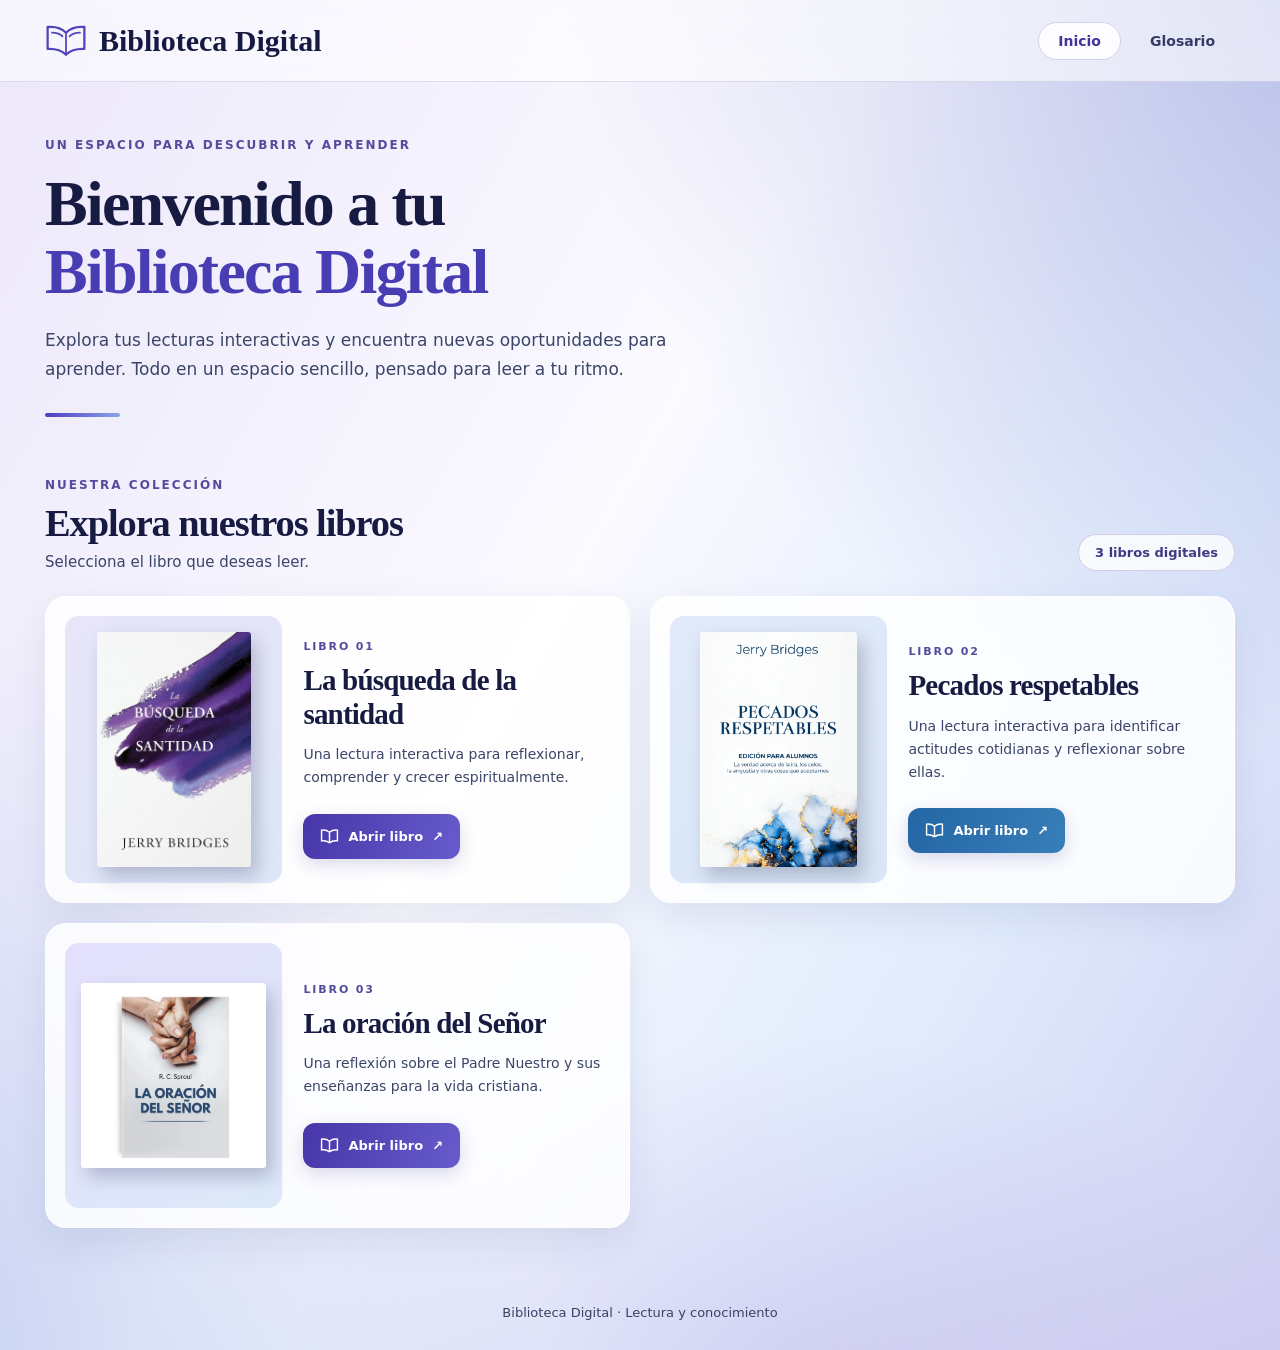
<file: index.html>
<!doctype html>
<html lang="es">
<head>
  <meta charset="utf-8">
  <meta name="viewport" content="width=device-width, initial-scale=1">
  <meta name="theme-color" content="#ece8fa">
  <meta name="description" content="Biblioteca Digital: explora La búsqueda de la santidad y Pecados respetables, y consulta el glosario de términos.">
  <title>Biblioteca Digital | Inicio</title>
  <link rel="icon" href="assets/favicon.svg" type="image/svg+xml">
  <link rel="stylesheet" href="assets/css/styles.css">
  <script src="assets/js/glosario.js" defer></script>
  <script src="assets/js/app.js" defer></script>
</head>
<body>
  <div class="site-shell" id="site-shell">
    <header class="site-header">
      <div class="container header-inner">
        <a href="#inicio" class="brand" data-navigate="inicio" aria-label="Biblioteca Digital, ir al inicio">
          <svg class="brand-icon" xmlns="http://www.w3.org/2000/svg" viewBox="0 0 48 43" fill="none" aria-hidden="true">
            <path d="M24 37c-6.5-6.3-13.6-6.8-21-6.5V5.5C12.7 4.4 19 7 24 12c5-5 11.3-7.6 21-6.5v25c-7.4-.3-14.5.2-21 6.5Z" stroke="currentColor" stroke-width="2.6" stroke-linejoin="round"/>
            <path d="M24 12v25M8 12c5.5.1 9.1 1.1 12 4.1M40 12c-5.5.1-9.1 1.1-12 4.1" stroke="currentColor" stroke-width="2" stroke-linecap="round"/>
          </svg>
          <span>Biblioteca Digital</span>
        </a>
        <nav class="site-nav" aria-label="Navegación principal">
          <a href="#inicio" data-navigate="inicio" class="nav-link active" aria-current="page">Inicio</a>
          <a href="#glosario" data-navigate="glosario" class="nav-link">Glosario</a>
        </nav>
      </div>
    </header>

    <main id="main-content" class="container main-content">
      <!-- HOME: la biblioteca está directamente en el inicio. -->
      <section id="vista-inicio" class="site-view" aria-labelledby="welcome-title">
        <div class="hero">
          <p class="eyebrow">UN ESPACIO PARA DESCUBRIR Y APRENDER</p>
          <h1 id="welcome-title">Bienvenido a tu<br><span>Biblioteca Digital</span></h1>
          <p class="hero-description">Explora tus lecturas interactivas y encuentra nuevas oportunidades para aprender. Todo en un espacio sencillo, pensado para leer a tu ritmo.</p>
          <span class="accent-line" aria-hidden="true"></span>
        </div>

        <div class="collection-heading">
          <div>
            <p class="eyebrow">NUESTRA COLECCIÓN</p>
            <h2>Explora nuestros libros</h2>
            <p class="section-description">Selecciona el libro que deseas leer.</p>
          </div>
          <span class="book-count">3 libros digitales</span>
        </div>

        <div class="books-grid">
          <article class="book-card">
            <div class="book-cover-frame lavender">
              <img src="libros/busqueda-de-la-santidad/chapters/jerry%20bridges%20la%20busqueda%20de%20la%20santidad.webp" alt="Portada original de La búsqueda de la santidad, de Jerry Bridges" width="657" height="1000" fetchpriority="high">
            </div>
            <div class="book-info">
              <p class="eyebrow book-number">LIBRO 01</p>
              <h3>La búsqueda de la santidad</h3>
              <p class="book-description">Una lectura interactiva para reflexionar, comprender y crecer espiritualmente.</p>
              <a class="open-book purple" href="libros/busqueda-de-la-santidad/index.html#pagina-1" target="_blank" rel="noopener noreferrer" aria-label="Abrir La búsqueda de la santidad en una nueva pestaña">
                <svg viewBox="0 0 24 24" fill="none" stroke="currentColor" stroke-width="1.8" aria-hidden="true"><path d="M12 20c-3-2.5-6-3.1-10-2.5V4c4-.5 7 .1 10 2.6M12 20c3-2.5 6-3.1 10-2.5V4c-4-.5-7 .1-10 2.6M12 6.6V20"/></svg>
                Abrir libro <span aria-hidden="true">↗</span>
              </a>
            </div>
          </article>

          <article class="book-card">
            <div class="book-cover-frame blue">
              <img src="libros/pecados-respetables/chapters/portada-pecados-respetables.webp" alt="Portada original de Pecados respetables, de Jerry Bridges" width="1024" height="1536" loading="lazy">
            </div>
            <div class="book-info">
              <p class="eyebrow book-number">LIBRO 02</p>
              <h3>Pecados respetables</h3>
              <p class="book-description">Una lectura interactiva para identificar actitudes cotidianas y reflexionar sobre ellas.</p>
              <a class="open-book ocean" href="libros/pecados-respetables/index.html#pagina-1" target="_blank" rel="noopener noreferrer" aria-label="Abrir Pecados respetables en una nueva pestaña">
                <svg viewBox="0 0 24 24" fill="none" stroke="currentColor" stroke-width="1.8" aria-hidden="true"><path d="M12 20c-3-2.5-6-3.1-10-2.5V4c4-.5 7 .1 10 2.6M12 20c3-2.5 6-3.1 10-2.5V4c-4-.5-7 .1-10 2.6M12 6.6V20"/></svg>
                Abrir libro <span aria-hidden="true">↗</span>
              </a>
            </div>
          </article>

          <article class="book-card">
            <div class="book-cover-frame violet">
              <img src="libros/la-oracion-del-senor/assets/portada-oracion-del-senor.webp" alt="Fotografía de la portada de La oración del Señor, de R. C. Sproul" width="261" height="360" loading="lazy">
            </div>
            <div class="book-info">
              <p class="eyebrow book-number">LIBRO 03</p>
              <h3>La oración del Señor</h3>
              <p class="book-description">Una reflexión sobre el Padre Nuestro y sus enseñanzas para la vida cristiana.</p>
              <a class="open-book purple" href="libros/la-oracion-del-senor/index.html#inicio" target="_blank" rel="noopener noreferrer" aria-label="Abrir La oración del Señor en una nueva pestaña">
                <svg viewBox="0 0 24 24" fill="none" stroke="currentColor" stroke-width="1.8" aria-hidden="true"><path d="M12 20c-3-2.5-6-3.1-10-2.5V4c4-.5 7 .1 10 2.6M12 20c3-2.5 6-3.1 10-2.5V4c-4-.5-7 .1-10 2.6M12 6.6V20"/></svg>
                Abrir libro <span aria-hidden="true">↗</span>
              </a>
            </div>
          </article>
        </div>
      </section>

      <!-- El usuario solo consulta; las definiciones se editan en assets/js/glosario.js. -->
      <section id="vista-glosario" class="site-view" aria-labelledby="glossary-title" hidden>
        <div class="glossary-heading">
          <p class="eyebrow">CONSULTA DE PALABRAS</p>
          <h1 id="glossary-title">Glosario</h1>
          <p class="hero-description">Encuentra rápidamente una palabra, su significado o un ejemplo. Los resultados se filtran automáticamente mientras escribes.</p>
        </div>
        <div class="search-area">
          <label class="search-control" for="buscar-termino">
            <svg xmlns="http://www.w3.org/2000/svg" viewBox="0 0 24 24" fill="none" stroke="currentColor" stroke-width="2" aria-hidden="true"><circle cx="10.8" cy="10.8" r="7"/><path d="m16 16 5 5"/></svg>
            <input id="buscar-termino" type="search" placeholder="Escribe una palabra o frase..." autocomplete="off" spellcheck="false">
          </label>
          <p id="glossary-counter" class="glossary-counter" role="status" aria-live="polite"></p>
        </div>
        <div id="glossary-results" class="glossary-results"></div>
        <div id="no-results" class="empty-state" hidden>
          <svg xmlns="http://www.w3.org/2000/svg" viewBox="0 0 48 48" fill="none" stroke="currentColor" stroke-width="2" aria-hidden="true"><circle cx="21" cy="21" r="13"/><path d="m31 31 10 10"/></svg>
          <h2>No encontramos esa palabra</h2>
          <p>Prueba con otra palabra o una frase diferente.</p>
        </div>
      </section>
    </main>
    <footer class="site-footer">Biblioteca Digital <span aria-hidden="true">·</span> Lectura y conocimiento</footer>
  </div>
</body>
</html>
</file>
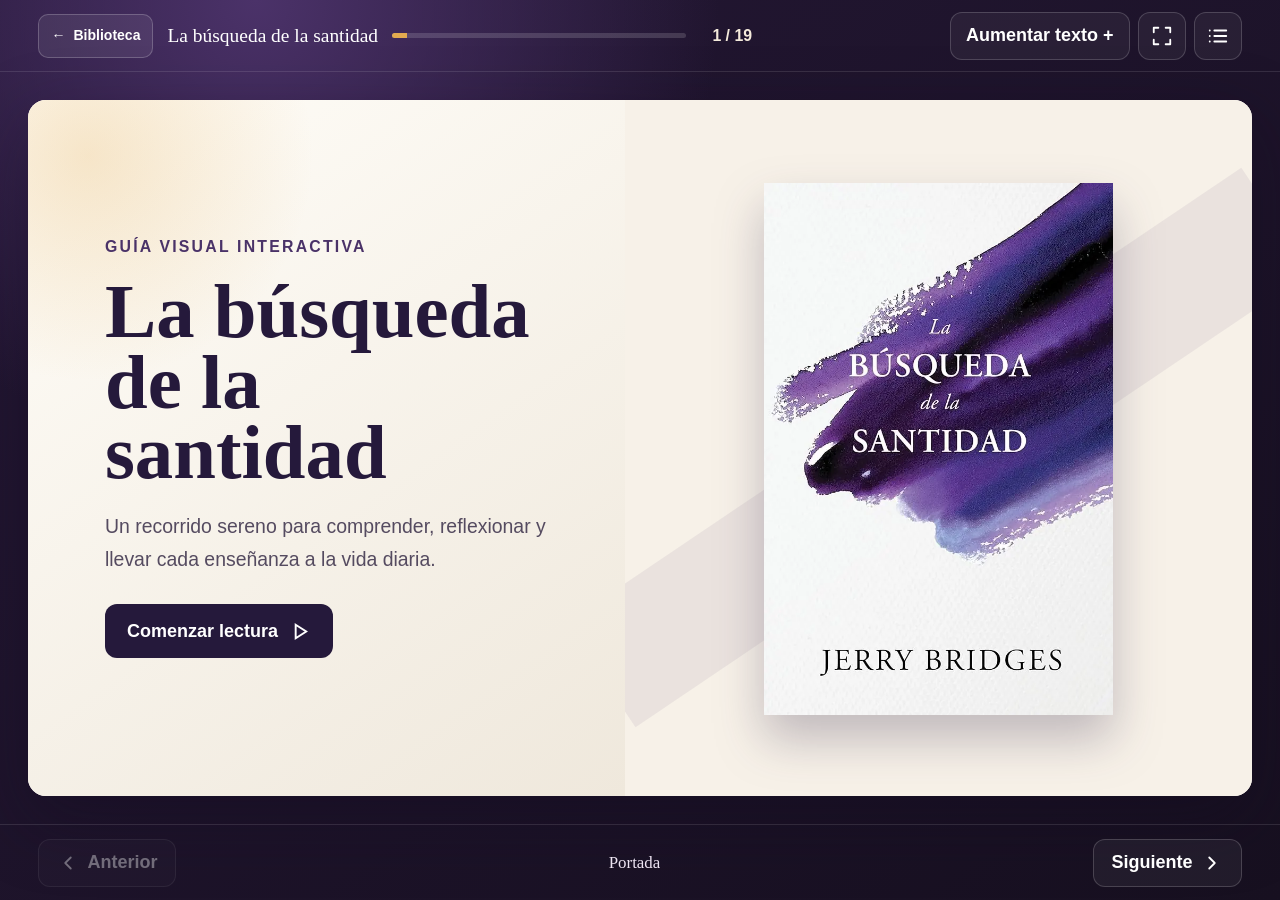
<file: libros/busqueda-de-la-santidad/index.html>
<!doctype html>
<html lang="es">
<head>
  <meta charset="utf-8">
  <meta name="viewport" content="width=device-width, initial-scale=1">
  <meta name="theme-color" content="#25193b">
  <title>La búsqueda de la santidad — Libro visual</title>
  <meta name="description" content="Libro digital visual e interactivo para leer, ampliar y reflexionar sobre La búsqueda de la santidad.">
  <link rel="icon" type="image/svg+xml" href="data:image/svg+xml,%3Csvg xmlns='http://www.w3.org/2000/svg' viewBox='0 0 64 64'%3E%3Crect width='64' height='64' rx='14' fill='%2325193b'/%3E%3Cpath d='M11 16h15c6 0 9 4 9 9v25c-3-4-6-6-11-6H11z' fill='%23fffaf0'/%3E%3Cpath d='M53 16H38c-6 0-9 4-9 9v25c3-4 6-6 11-6h13z' fill='%23e2aa4f'/%3E%3C/svg%3E">
  <style>
    :root{color-scheme:light;--base-size:18px;--ink:#201a2b;--muted:#655d70;--aubergine:#25193b;--violet:#4a3268;--gold:#e2aa4f;--paper:#fffdf8;--cream:#f1eadf;--line:#d9d0c4;--shadow:0 24px 70px rgba(18,11,31,.38)}
    *{box-sizing:border-box}html{font-size:var(--base-size)}body{margin:0;min-height:100vh;font-family:Arial,Helvetica,sans-serif;background:#191125;color:var(--ink);overflow:hidden}button{font:inherit}button:focus-visible,[tabindex]:focus-visible{outline:4px solid var(--gold);outline-offset:3px}
    .shell{height:100dvh;display:grid;grid-template-rows:72px minmax(0,1fr) 76px;background:radial-gradient(circle at 20% 0%,#4b3269 0,transparent 34%),linear-gradient(145deg,#241735,#171020)}
    .topbar,.bottombar{display:flex;align-items:center;gap:14px;color:#fff;padding:0 clamp(16px,3vw,44px);position:relative;z-index:10}.topbar{border-bottom:1px solid #ffffff1c}.bottombar{border-top:1px solid #ffffff1c;justify-content:space-between}
    .brand{font-family:Georgia,serif;font-size:1.08rem;white-space:nowrap}.top-actions{display:flex;align-items:center;gap:8px;margin-left:auto}.tool,.nav-btn{min-width:48px;min-height:48px;border:1px solid #ffffff2c;background:#ffffff0d;color:#fff;border-radius:12px;display:inline-flex;align-items:center;justify-content:center;gap:8px;cursor:pointer;transition:background .2s,transform .2s}.tool:hover,.nav-btn:hover{background:#ffffff1d}.tool:active,.nav-btn:active{transform:scale(.97)}.tool svg,.nav-btn svg{width:22px;height:22px;stroke:currentColor;fill:none;stroke-width:2;stroke-linecap:round;stroke-linejoin:round}.text-tool{padding:0 15px;font-weight:700}.font-compact{display:none}.progress-wrap{flex:1;max-width:360px;display:flex;align-items:center;gap:12px}.progress-track{height:5px;background:#ffffff26;border-radius:99px;overflow:hidden;flex:1}.progress-fill{height:100%;background:var(--gold);width:0;transition:width .35s ease}.counter{font-size:.88rem;font-weight:700;min-width:54px;text-align:right;color:#f4eadb}
    .reader{min-height:0;padding:clamp(12px,2.2vw,30px);perspective:1500px}.book{height:100%;max-width:1440px;margin:auto;background:var(--paper);border-radius:18px;box-shadow:var(--shadow);overflow:hidden;position:relative}
    .spread{height:100%;display:grid;grid-template-columns:minmax(0,1.55fr) minmax(290px,.62fr);opacity:1;transform:translateX(0);transition:opacity .22s ease,transform .22s ease}.spread.leaving-next{opacity:0;transform:translateX(-24px)}.spread.leaving-prev{opacity:0;transform:translateX(24px)}
    .art-page{min-width:0;min-height:0;background:#f7f1e8;display:flex;align-items:center;justify-content:center;padding:clamp(14px,2.4vw,34px);position:relative}.art-page:before{content:"";position:absolute;inset:0;background:linear-gradient(115deg,transparent 45%,#e2aa4f14 45.2% 46%,transparent 46.2%);pointer-events:none}.art-frame{position:relative;max-width:100%;max-height:100%;display:grid;place-items:center}.art{display:block;max-width:100%;max-height:calc(100dvh - 220px);object-fit:contain;box-shadow:0 13px 32px #35294629;border:1px solid #8f837544;background:white;cursor:zoom-in}.zoom-hint{position:absolute;right:12px;bottom:12px;background:#25193be8;color:#fff;border:0;border-radius:10px;padding:10px 13px;font-weight:700;cursor:pointer;box-shadow:0 5px 14px #120c2155}
    .notes{min-width:0;display:flex;flex-direction:column;padding:clamp(26px,4vw,58px);background:linear-gradient(180deg,#fffdf8,#fbf6ed);overflow:auto}.chapter-no{font-weight:800;color:var(--violet);letter-spacing:.12em;text-transform:uppercase;font-size:.82rem;margin-bottom:14px}.notes h1{font-family:Georgia,serif;font-size:clamp(2rem,3.2vw,3.55rem);line-height:1.04;margin:0 0 18px;color:var(--aubergine)}.verse{font-family:Georgia,serif;font-style:italic;color:#76561d;border-left:4px solid var(--gold);padding:2px 0 2px 16px;margin:0 0 24px;line-height:1.5}.summary{font-size:1rem;line-height:1.7;color:#50475a;margin:0}.reflection{margin-top:auto;padding-top:26px}.reflection-card{border-top:1px solid var(--line);padding-top:22px}.reflection-label{display:flex;align-items:center;gap:10px;font-size:.82rem;text-transform:uppercase;letter-spacing:.1em;color:var(--violet);font-weight:800;margin-bottom:10px}.reflection-label:before{content:"";width:28px;height:3px;background:var(--gold)}.question{font-family:Georgia,serif;font-size:1.14rem;line-height:1.5;margin:0;color:var(--ink)}.page-actions{display:flex;gap:10px;flex-wrap:wrap;margin-top:24px}.action{border:1px solid #b9aec4;background:#fff;color:var(--aubergine);border-radius:10px;min-height:48px;padding:10px 14px;font-weight:700;cursor:pointer;display:flex;align-items:center;gap:8px}.action:hover{background:#f4eef8}.action.primary{background:var(--aubergine);border-color:var(--aubergine);color:#fff}.action svg{width:20px;height:20px;fill:none;stroke:currentColor;stroke-width:2;stroke-linecap:round;stroke-linejoin:round}
    .cover-spread{height:100%;display:grid;grid-template-columns:1fr 1.05fr}.cover-copy{padding:clamp(36px,6vw,84px);display:flex;flex-direction:column;justify-content:center;background:radial-gradient(circle at 10% 8%,#e2aa4f45,transparent 27%),linear-gradient(145deg,#fffdf8,#efe8dc)}.kicker{font-weight:800;letter-spacing:.14em;text-transform:uppercase;color:var(--violet);font-size:.88rem}.cover-copy h1{font-family:Georgia,serif;font-size:clamp(3.1rem,6vw,6rem);line-height:.92;margin:.28em 0;color:var(--aubergine);max-width:700px}.cover-copy p{max-width:620px;font-size:1.08rem;line-height:1.7;color:#554b60;margin:0 0 28px}.cover-art{background:#f7f1e8;display:grid;place-items:center;padding:32px;position:relative;overflow:hidden}.cover-art:before{content:"";position:absolute;width:130%;height:18%;background:#4a326814;transform:rotate(-34deg)}.cover-art img{max-width:74%;max-height:84%;object-fit:contain;filter:drop-shadow(0 24px 24px #291d4244);position:relative}.start{align-self:flex-start;min-height:54px;border:0;border-radius:12px;background:var(--aubergine);color:#fff;padding:14px 22px;font-weight:800;cursor:pointer;display:flex;align-items:center;gap:10px}.start svg{width:23px;height:23px;fill:none;stroke:currentColor;stroke-width:2}
    .welcome{height:100%;display:grid;place-items:center;padding:32px;background:radial-gradient(circle at 85% 12%,#e2aa4f55,transparent 25%),linear-gradient(135deg,#fffdf8 0 52%,#eee4d8 52%)}.welcome-inner{max-width:850px}.welcome .kicker{margin-bottom:12px}.welcome h1{font-family:Georgia,serif;font-size:clamp(2.7rem,5vw,5rem);line-height:1;margin:0 0 24px;color:var(--aubergine)}.welcome p{font-size:1.14rem;line-height:1.75;color:#50475a;max-width:760px}.steps{display:grid;grid-template-columns:repeat(3,1fr);gap:16px;margin:32px 0}.step{background:#ffffffc9;border:1px solid var(--line);padding:20px;border-radius:13px}.step strong{display:block;color:var(--violet);margin-bottom:8px}.step span{font-size:.92rem;line-height:1.5;color:#5c5365}
    .nav-btn{padding:0 18px;font-weight:800}.nav-btn:disabled{opacity:.38;cursor:not-allowed}.nav-label{display:inline}.center-nav{display:flex;align-items:center;gap:14px}.page-title-small{font-family:Georgia,serif;max-width:310px;overflow:hidden;text-overflow:ellipsis;white-space:nowrap;color:#eee5f3;font-size:.94rem}
    .overlay{position:fixed;inset:0;background:#130d1dcc;z-index:50;display:none}.overlay.open{display:block}.drawer{position:absolute;inset:0 auto 0 0;width:min(470px,92vw);background:var(--paper);box-shadow:20px 0 60px #0007;display:flex;flex-direction:column;animation:drawerIn .22s ease}.drawer-head{padding:25px 24px 17px;border-bottom:1px solid var(--line);display:flex;align-items:center;gap:16px}.drawer-head h2{font-family:Georgia,serif;font-size:1.8rem;margin:0}.close{margin-left:auto;width:48px;height:48px;border:2px solid #d75e6b;border-radius:10px;background:#a63342;color:#fff;cursor:pointer;font-size:1.5rem;font-weight:900}.close:hover{background:#bb4050}.toc{overflow:auto;padding:12px}.toc-item{width:100%;text-align:left;border:0;background:transparent;border-radius:10px;padding:13px 14px;display:grid;grid-template-columns:38px 1fr;gap:10px;color:var(--ink);cursor:pointer}.toc-item:hover,.toc-item.current{background:#eee7f3}.toc-num{font-weight:800;color:var(--violet)}.toc-name{line-height:1.35}.toc-note{display:block;color:var(--muted);font-size:.78rem;margin-top:3px}
    .zoom-dialog{position:fixed;inset:0;z-index:70;background:#120c1df2;display:none;grid-template-rows:72px minmax(0,1fr);color:#fff}.zoom-dialog.open{display:grid}.zoom-toolbar{display:flex;align-items:center;gap:10px;padding:10px clamp(14px,3vw,34px);border-bottom:1px solid #ffffff26}.zoom-title{font-family:Georgia,serif;font-size:1rem;white-space:nowrap;overflow:hidden;text-overflow:ellipsis}.zoom-controls{display:flex;gap:8px;margin-left:auto}.zoom-btn{min-width:48px;height:48px;border:2px solid transparent;border-radius:10px;color:#fff;font-weight:900;cursor:pointer;box-shadow:0 3px 10px #0004}.zoom-btn:hover{filter:brightness(1.12)}#zoomOut{background:#a76612;border-color:#d99a3d}#zoomReset{background:#514065;border-color:#746288}#zoomIn{background:#26734f;border-color:#4ca778}#zoomClose{background:#a63342;border-color:#d75e6b}.zoom-stage{overflow:auto;padding:28px;display:grid;align-items:start;justify-items:center}.zoom-stage img{display:block;width:min(1600px,100%);height:auto;transform-origin:top center;transition:width .18s ease;background:#fff}.sr-only{position:absolute;width:1px;height:1px;padding:0;margin:-1px;overflow:hidden;clip:rect(0,0,0,0);white-space:nowrap;border:0}
    .toast{position:fixed;left:50%;bottom:94px;transform:translate(-50%,20px);background:#21172f;color:#fff;padding:13px 18px;border-radius:10px;z-index:90;opacity:0;pointer-events:none;transition:.22s}.toast.show{opacity:1;transform:translate(-50%,0)}
    @keyframes drawerIn{from{transform:translateX(-30px);opacity:.5}to{transform:none;opacity:1}}
    @media(max-width:900px){body{overflow:auto}.shell{min-height:100dvh;height:auto;grid-template-rows:64px auto 70px}.reader{padding:0;min-height:calc(100dvh - 134px)}.book{border-radius:0;min-height:calc(100dvh - 134px)}.spread{grid-template-columns:1fr;height:auto;min-height:calc(100dvh - 134px)}.art-page{min-height:48dvh;padding:16px}.art{max-height:44dvh}.notes{overflow:visible;padding:28px 24px;min-height:45dvh}.reflection{margin-top:28px}.cover-spread{grid-template-columns:1fr;min-height:calc(100dvh - 134px)}.cover-copy{padding:32px 26px}.cover-art{order:-1;min-height:40dvh;padding:20px}.cover-art img{max-height:36dvh}.steps{grid-template-columns:1fr}.welcome{min-height:calc(100dvh - 134px);padding:32px 24px}.brand{display:none}.progress-wrap{max-width:none}.font-wide{display:none}.font-compact{display:inline}.text-tool{padding:0;width:48px}.page-title-small{display:none}.center-nav{gap:8px}.nav-label{display:none}.nav-btn{padding:0;width:50px}.bottombar{padding:0 14px}.zoom-stage{padding:12px}.zoom-title{max-width:40vw}}
    @media(max-width:520px){.top-actions{gap:5px}.tool{min-width:44px;min-height:44px}.progress-wrap{gap:8px}.counter{min-width:46px}.notes h1{font-size:2rem}.cover-copy h1{font-size:3rem}.zoom-hint{font-size:.86rem}}
    @media(prefers-reduced-motion:reduce){*,*:before,*:after{animation:none!important;transition:none!important;scroll-behavior:auto!important}}
    .back-to-library{display:inline-flex;align-items:center;justify-content:center;gap:8px;flex:none;min-height:44px;padding:9px 12px;border:1px solid #ffffff35;border-radius:10px;background:#ffffff13;color:#fff;text-decoration:none;font:700 .78rem/1 Arial,Helvetica,sans-serif;white-space:nowrap;transition:background .2s}
    .back-to-library:hover{background:#ffffff26}.back-to-library:focus-visible{outline:4px solid var(--gold);outline-offset:3px}
    @media(max-width:520px){.back-to-library{min-width:44px;padding:8px}.back-to-library .back-label{display:none}}
  </style>
</head>
<body>
  <div class="shell">
    <header class="topbar">
      <a class="back-to-library" href="../../index.html#inicio" aria-label="Volver a la Biblioteca Digital" title="Volver a la Biblioteca Digital"><span aria-hidden="true">←</span><span class="back-label">Biblioteca</span></a>
      <div class="brand">La búsqueda de la santidad</div>
      <div class="progress-wrap" aria-label="Progreso de lectura"><div class="progress-track"><div class="progress-fill" id="progressFill"></div></div><span class="counter" id="counter">1 / 19</span></div>
      <div class="top-actions">
        <button class="tool text-tool" id="fontBtn" type="button" aria-label="Aumentar tamaño de texto" title="Aumentar texto"><span class="font-wide">Aumentar texto +</span><span class="font-compact" aria-hidden="true">A+</span></button>
        <button class="tool" id="fullscreenBtn" type="button" aria-label="Ver en pantalla completa" title="Pantalla completa"><svg viewBox="0 0 24 24"><path d="M8 3H3v5M16 3h5v5M8 21H3v-5M16 21h5v-5"/></svg></button>
        <button class="tool" id="tocBtn" type="button" aria-label="Abrir índice" title="Índice"><svg viewBox="0 0 24 24"><path d="M8 6h13M8 12h13M8 18h13"/><path d="M3 6h.01M3 12h.01M3 18h.01"/></svg></button>
      </div>
    </header>
    <main class="reader"><div class="book" id="book" aria-live="polite"></div></main>
    <footer class="bottombar">
      <button class="nav-btn" id="prevBtn" type="button"><svg viewBox="0 0 24 24"><path d="m15 18-6-6 6-6"/></svg><span class="nav-label">Anterior</span></button>
      <div class="center-nav"><span class="page-title-small" id="shortTitle"></span></div>
      <button class="nav-btn" id="nextBtn" type="button"><span class="nav-label">Siguiente</span><svg viewBox="0 0 24 24"><path d="m9 18 6-6-6-6"/></svg></button>
    </footer>
  </div>
  <div class="overlay" id="tocOverlay" aria-hidden="true"><aside class="drawer" role="dialog" aria-modal="true" aria-labelledby="tocHeading"><div class="drawer-head"><h2 id="tocHeading">Contenido</h2><button class="close" id="tocClose" type="button" aria-label="Cerrar índice">×</button></div><nav class="toc" id="toc"></nav></aside></div>
  <div class="zoom-dialog" id="zoomDialog" role="dialog" aria-modal="true" aria-labelledby="zoomTitle" aria-hidden="true"><div class="zoom-toolbar"><div class="zoom-title" id="zoomTitle"></div><div class="zoom-controls"><button class="zoom-btn" id="zoomOut" type="button" aria-label="Alejar">−</button><button class="zoom-btn" id="zoomReset" type="button" aria-label="Restablecer zoom">100%</button><button class="zoom-btn" id="zoomIn" type="button" aria-label="Acercar">+</button><button class="zoom-btn" id="zoomClose" type="button" aria-label="Cerrar ampliación">×</button></div></div><div class="zoom-stage" id="zoomStage"><img id="zoomImage" alt=""></div></div>
  <div class="toast" id="toast" role="status"></div>
  <script>
    const I='chapters/';
    const pages=[
      {type:'cover',title:'Portada',image:I+'jerry bridges la busqueda de la santidad.webp'},
      {type:'welcome',title:'Cómo usar este libro'},
      {title:'La búsqueda de la santidad: un llamado para ti',chapter:'Capítulo 1 · Punto de partida',verse:'Sean santos, porque yo soy santo.',image:I+'Capitulo 1 La santidad es para ti.webp',summary:'La santidad es un llamado para la vida cotidiana. Este mapa presenta su significado, los obstáculos más frecuentes y la invitación a caminar con Dios de manera intencional.',question:'¿En qué área concreta de mi vida necesito responder hoy al llamado de Dios?'},
      {title:'La santidad de Dios',chapter:'Capítulo 2 · Fundamento',verse:'Dios es luz, y no hay ningunas tinieblas en Él.',image:I+'Cap 2 La_Santidad_de_Dios.webp',summary:'La santidad comienza en el carácter perfecto de Dios. Él es nuestro estándar supremo y, al mismo tiempo, quien nos llama y capacita para vivir de una manera distinta.',question:'¿Cómo cambia mi manera de vivir cuando recuerdo quién es Dios?'},
      {title:'La santidad no es una opción',chapter:'Capítulo 3 · El llamado',verse:'Hebreos 12:14',image:I+'Capitulo 3 la santidad no es una opción.webp',summary:'La santidad tiene una dimensión recibida en Cristo y otra que se vive mediante decisiones, obediencia y crecimiento. No es perfeccionismo: es una vida que busca parecerse cada día más a Él.',question:'¿Estoy tratando la santidad como una parte esencial de mi fe o como algo opcional?'},
      {title:'La santidad de Cristo',chapter:'Capítulo 4 · Seguridad y ejemplo',verse:'2 Corintios 5:21',image:I+'capitulo 4 Cristo__Seguridad_y_Ejemplo.webp',summary:'En Cristo encontramos refugio y ejemplo. Su obra nos da seguridad delante de Dios, mientras su vida nos muestra cómo se ve la obediencia expresada en acciones, motivos y pensamientos.',question:'¿Qué aspecto del ejemplo de Cristo puedo imitar de forma práctica esta semana?'},
      {title:'Un cambio de reinos: de la esclavitud a la libertad',chapter:'Capítulo 5 · Nueva identidad',verse:'Romanos 6:6–7',image:I+'Capitulo 5 Un_Cambio_de_Reinos.webp',summary:'La unión con Cristo marca un cambio de dominio. Aunque la lucha continúa, ya no enfrentamos el pecado desde la esclavitud, sino desde una nueva identidad y con capacidad de decir no.',question:'¿Estoy tomando decisiones desde mi antigua costumbre o desde mi nueva identidad?'},
      {title:'La batalla por la santidad',chapter:'Capítulo 6 · El enemigo interno',verse:'Romanos 7:21',image:I+'cap 6 La_Batalla_por_la_Santidad.webp',summary:'La lucha también sucede dentro de nosotros. Reconocer los deseos, engaños y hábitos que nos apartan de Dios permite responder con vigilancia, verdad y una defensa espiritual constante.',question:'¿Qué patrón interno necesito reconocer antes de poder enfrentarlo?'},
      {title:'Ayuda en la batalla diaria',chapter:'Capítulo 7 · Viviendo para Dios',verse:'Romanos 6:11',image:I+'Capitulo 7 Ayuda para la lucha diaria.webp',summary:'La vida diaria se sostiene al recordar quiénes somos, depender del Espíritu Santo y usar la Palabra y la oración como recursos vivos, no como simples ideas.',question:'¿Qué recurso espiritual he dejado de usar con constancia?'},
      {title:'Obediencia: el camino a la santidad',chapter:'Capítulo 8 · Decisión diaria',verse:'Obediencia, no victoria',image:I+'Obediencia cap 8 En buqieda de la santidad.webp',summary:'La mirada cambia cuando dejamos de esperar una victoria automática y asumimos la responsabilidad de obedecer. El Espíritu capacita, pero nosotros respondemos con decisiones diarias.',question:'¿Cuál es la siguiente acción obediente que sí está en mis manos?'},
      {title:'Mortificando el pecado',chapter:'Capítulo 9 · Nuestra responsabilidad',verse:'Colosenses 3:5',image:I+'Cap 9 Mortificando_el_pecado_y_santidad.webp',summary:'Mortificar no significa esconder ni justificar el pecado, sino debilitar su influencia mediante convicciones firmes, decisiones concretas y dependencia del Espíritu Santo.',question:'¿Qué decisión específica puedo tomar para dejar de alimentar un hábito dañino?'},
      {title:'El camino de la disciplina personal',chapter:'Capítulo 10 · Cooperación y perseverancia',verse:'1 Timoteo 4:7',image:I+'Cap 10 El_Camino_de_la_Disciplina.webp',summary:'El crecimiento espiritual combina dependencia y esfuerzo. La disciplina forma un ciclo: aprender, practicar, perseverar y permitir que el tiempo consolide nuevos patrones.',question:'¿Qué práctica pequeña puedo repetir con fidelidad durante los próximos siete días?'},
      {title:'Santidad en el cuerpo',chapter:'Capítulo 11 · Disciplina física',verse:'El cuerpo también participa en nuestra obediencia.',image:I+'cap 11 Santidad_y_disciplina_física_cristiana.webp',summary:'La vida espiritual también alcanza nuestros hábitos corporales. Alimentación, descanso, movimiento y dominio propio pueden convertirse en formas concretas de cuidado y gratitud.',question:'¿Qué ajuste sencillo necesita mi cuerpo para acompañar mejor mi vida espiritual?'},
      {title:'Santidad en el Espíritu',chapter:'Capítulo 12 · Purificación interior',verse:'2 Corintios 7:1',image:I+'cap 12 Santidad_en_el_Espíritu.webp',summary:'La batalla de la mente requiere discernir y rechazar tanto los pecados que parecen aceptables como los evidentes. La meta es una vida interior cada vez más limpia y centrada en Dios.',question:'¿Hay algo que he llamado “aceptable” y necesito revisar con honestidad?'},
      {title:'La santidad y nuestra voluntad',chapter:'Capítulo 13 · Guardar el corazón',verse:'Filipenses 2:13',image:I+'Capítulo 13 La_Santidad_y_Nuestra_Voluntad.webp',summary:'La mente, las emociones, la conciencia y la voluntad se relacionan en nuestras decisiones. Guardar el corazón implica orientar pensamientos y afectos hacia la verdad.',question:'¿Qué pensamiento debo examinar antes de convertirlo en una decisión?'},
      {title:'Hábitos de santidad',chapter:'Capítulo 14 · Práctica constante',verse:'Romanos 8:13',image:I+'Capítulo_14__Hábitos_de_santidad.webp',summary:'Los hábitos se forman mediante decisiones repetidas. La reflexión frecuente, evitar excepciones y actuar con diligencia convierten una intención general en una práctica concreta.',question:'¿Qué señal o momento del día puedo usar para recordar mi nuevo hábito?'},
      {title:'Santidad y fe: el camino de la obediencia',chapter:'Capítulo 15 · Fe activa',verse:'Hebreos 11:8',image:I+'Cap 15 Santidad_y_fe__la_obediencia.webp',summary:'La fe verdadera se expresa en obediencia. Como Abraham, caminamos confiando en el carácter de Dios aun cuando no vemos con claridad todo el recorrido.',question:'¿Qué paso de obediencia estoy posponiendo porque todavía no veo el resultado?'},
      {title:'Santidad en un mundo impío',chapter:'Capítulo 16 · Sal y luz',verse:'Juan 17:15',image:I+'capitulo 16 Santidad_en_un_Mundo_Impío.webp',summary:'La respuesta no es el aislamiento, sino una presencia distinta: reconocer influencias, afirmar la identidad en Cristo y vivir con la protección de la Palabra.',question:'¿Cómo puedo ser una influencia sana sin adoptar aquello que quiero transformar?'},
      {title:'La alegría de la santidad',chapter:'Capítulo 17 · El fruto del camino',verse:'La obediencia a Dios conduce al verdadero gozo.',image:I+'Cap 17 El gozo que produce la sntidad.webp',summary:'El gozo no es solo emoción: también nace de la comunión, la obediencia y la esperanza. La santidad no apaga la alegría; la orienta hacia una fuente más profunda y duradera.',question:'¿Dónde he experimentado que obedecer a Dios produce una alegría más estable?'}
    ];
    const book=document.getElementById('book'),counter=document.getElementById('counter'),progressFill=document.getElementById('progressFill'),shortTitle=document.getElementById('shortTitle');
    const prevBtn=document.getElementById('prevBtn'),nextBtn=document.getElementById('nextBtn'),tocOverlay=document.getElementById('tocOverlay'),toc=document.getElementById('toc');
    const zoomDialog=document.getElementById('zoomDialog'),zoomImage=document.getElementById('zoomImage'),zoomTitle=document.getElementById('zoomTitle'),zoomStage=document.getElementById('zoomStage');
    let current=0,fontStep=0,zoom=100,speaking=false;
    const icon=name=>({play:'<svg viewBox="0 0 24 24"><path d="m8 5 11 7-11 7z"/></svg>',zoom:'<svg viewBox="0 0 24 24"><circle cx="11" cy="11" r="7"/><path d="m20 20-4-4M11 8v6M8 11h6"/></svg>',sound:'<svg viewBox="0 0 24 24"><path d="M11 5 6 9H2v6h4l5 4zM15 9a4 4 0 0 1 0 6M18 6a8 8 0 0 1 0 12"/></svg>'}[name]);
    function cover(){return '<section class="cover-spread"><div class="cover-copy"><div class="kicker">Guía visual interactiva</div><h1>La búsqueda de la santidad</h1><p>Un recorrido sereno para comprender, reflexionar y llevar cada enseñanza a la vida diaria.</p><button class="start" type="button" data-go="1">Comenzar lectura'+icon('play')+'</button></div><div class="cover-art"><img src="'+pages[0].image+'" alt="Portada de La búsqueda de la santidad, de Jerry Bridges"></div></section>'}
    function welcome(){return '<section class="welcome"><div class="welcome-inner"><div class="kicker">Antes de comenzar</div><h1>Lee a tu propio ritmo</h1><p>Las láminas originales permanecen intactas. Este formato añade espacio, una síntesis clara y herramientas sencillas para explorarlas con comodidad.</p><div class="steps"><div class="step"><strong>1. Observa</strong><span>Mira la lámina completa y reconoce su idea central.</span></div><div class="step"><strong>2. Amplía</strong><span>Usa el zoom cuando quieras leer los detalles sin esfuerzo.</span></div><div class="step"><strong>3. Reflexiona</strong><span>Termina cada tema con una pregunta para llevarlo a tu vida.</span></div></div><button class="start" type="button" data-go="2">Ir al primer tema'+icon('play')+'</button></div></section>'}
    function chapter(p,i){return '<section class="spread"><div class="art-page"><div class="art-frame"><img class="art" src="'+p.image+'" alt="Lámina visual: '+p.title+'" data-zoom><button class="zoom-hint" type="button" data-zoom>Ampliar imagen</button></div></div><article class="notes"><div class="chapter-no">'+p.chapter+'</div><h1>'+p.title+'</h1><p class="verse">'+p.verse+'</p><p class="summary">'+p.summary+'</p><div class="reflection"><div class="reflection-card"><div class="reflection-label">Para reflexionar</div><p class="question">'+p.question+'</p></div><div class="page-actions"><button class="action primary" type="button" data-zoom>'+icon('zoom')+' Ver en grande</button><button class="action" type="button" data-listen>'+icon('sound')+' Escuchar resumen</button></div></div></article></section>'}
    function render(){const p=pages[current];book.innerHTML=p.type==='cover'?cover():p.type==='welcome'?welcome():chapter(p,current);counter.textContent=(current+1)+' / '+pages.length;progressFill.style.width=((current+1)/pages.length*100)+'%';shortTitle.textContent=p.title;prevBtn.disabled=current===0;nextBtn.disabled=current===pages.length-1;nextBtn.querySelector('.nav-label').textContent=current===pages.length-2?'Finalizar':'Siguiente';history.replaceState(null,'','#pagina-'+(current+1));document.title=p.title+' — La búsqueda de la santidad';updateToc();book.querySelectorAll('[data-go]').forEach(b=>b.onclick=()=>go(Number(b.dataset.go)));book.querySelectorAll('[data-zoom]').forEach(b=>b.onclick=openZoom);book.querySelectorAll('[data-listen]').forEach(b=>b.onclick=listen)}
    function go(index){if(index<0||index>=pages.length||index===current)return;stopSpeech();const spread=book.firstElementChild;const cls=index>current?'leaving-next':'leaving-prev';spread.classList.add(cls);setTimeout(()=>{current=index;render()},180)}
    function buildToc(){toc.innerHTML=pages.map((p,i)=>'<button type="button" class="toc-item" data-index="'+i+'"><span class="toc-num">'+String(i+1).padStart(2,'0')+'</span><span class="toc-name">'+p.title+'<span class="toc-note">'+(p.chapter||(i===0?'Inicio':'Orientación'))+'</span></span></button>').join('');toc.querySelectorAll('button').forEach(b=>b.onclick=()=>{closeToc();go(Number(b.dataset.index))})}
    function updateToc(){toc.querySelectorAll('.toc-item').forEach((el,i)=>el.classList.toggle('current',i===current))}
    function openToc(){tocOverlay.classList.add('open');tocOverlay.setAttribute('aria-hidden','false');document.getElementById('tocClose').focus()}
    function closeToc(){tocOverlay.classList.remove('open');tocOverlay.setAttribute('aria-hidden','true');document.getElementById('tocBtn').focus()}
    function openZoom(){const p=pages[current];if(!p.image)return;zoom=100;zoomImage.src=p.image;zoomImage.alt='Vista ampliada de '+p.title;zoomTitle.textContent=p.title;applyZoom();zoomDialog.classList.add('open');zoomDialog.setAttribute('aria-hidden','false');zoomStage.scrollTo(0,0);document.getElementById('zoomClose').focus()}
    function closeZoom(){zoomDialog.classList.remove('open');zoomDialog.setAttribute('aria-hidden','true');zoomImage.src=''}
    function applyZoom(){zoomImage.style.width=zoom+'%';document.getElementById('zoomReset').textContent=zoom+'%'}
    function listen(){const p=pages[current];if(!('speechSynthesis'in window)){showToast('La lectura en voz alta no está disponible en este navegador.');return}if(speaking){stopSpeech();showToast('Lectura detenida.');return}const u=new SpeechSynthesisUtterance(p.title+'. '+p.summary+'. Para reflexionar: '+p.question);u.lang='es-MX';u.rate=.88;u.onend=()=>speaking=false;u.onerror=()=>speaking=false;speaking=true;speechSynthesis.speak(u);showToast('Leyendo el resumen en voz alta…')}
    function stopSpeech(){if('speechSynthesis'in window)speechSynthesis.cancel();speaking=false}
    function showToast(message){const el=document.getElementById('toast');el.textContent=message;el.classList.add('show');clearTimeout(el._timer);el._timer=setTimeout(()=>el.classList.remove('show'),2600)}
    prevBtn.onclick=()=>go(current-1);nextBtn.onclick=()=>go(current+1);document.getElementById('tocBtn').onclick=openToc;document.getElementById('tocClose').onclick=closeToc;tocOverlay.onclick=e=>{if(e.target===tocOverlay)closeToc()};
    document.getElementById('fontBtn').onclick=()=>{fontStep=(fontStep+1)%3;document.documentElement.style.setProperty('--base-size',[18,20,22][fontStep]+'px');showToast(['Tamaño normal','Texto grande','Texto muy grande'][fontStep])};
    document.getElementById('fullscreenBtn').onclick=()=>{if(!document.fullscreenElement)document.documentElement.requestFullscreen?.();else document.exitFullscreen?.()};
    document.getElementById('zoomClose').onclick=closeZoom;document.getElementById('zoomIn').onclick=()=>{zoom=Math.min(220,zoom+25);applyZoom()};document.getElementById('zoomOut').onclick=()=>{zoom=Math.max(75,zoom-25);applyZoom()};document.getElementById('zoomReset').onclick=()=>{zoom=100;applyZoom();zoomStage.scrollTo(0,0)};
    document.addEventListener('keydown',e=>{if(e.key==='Escape'){if(zoomDialog.classList.contains('open'))closeZoom();else if(tocOverlay.classList.contains('open'))closeToc();return}if(zoomDialog.classList.contains('open')||tocOverlay.classList.contains('open'))return;if(e.key==='ArrowRight'||e.key==='PageDown')go(current+1);if(e.key==='ArrowLeft'||e.key==='PageUp')go(current-1)});
    let touchStart=0;book.addEventListener('touchstart',e=>touchStart=e.changedTouches[0].clientX,{passive:true});book.addEventListener('touchend',e=>{const delta=e.changedTouches[0].clientX-touchStart;if(Math.abs(delta)>70)go(current+(delta<0?1:-1))},{passive:true});
    const hash=Number(location.hash.replace('#pagina-',''))-1;if(Number.isInteger(hash)&&hash>=0&&hash<pages.length)current=hash;buildToc();render();
  </script>
</body>
</html>
</file>
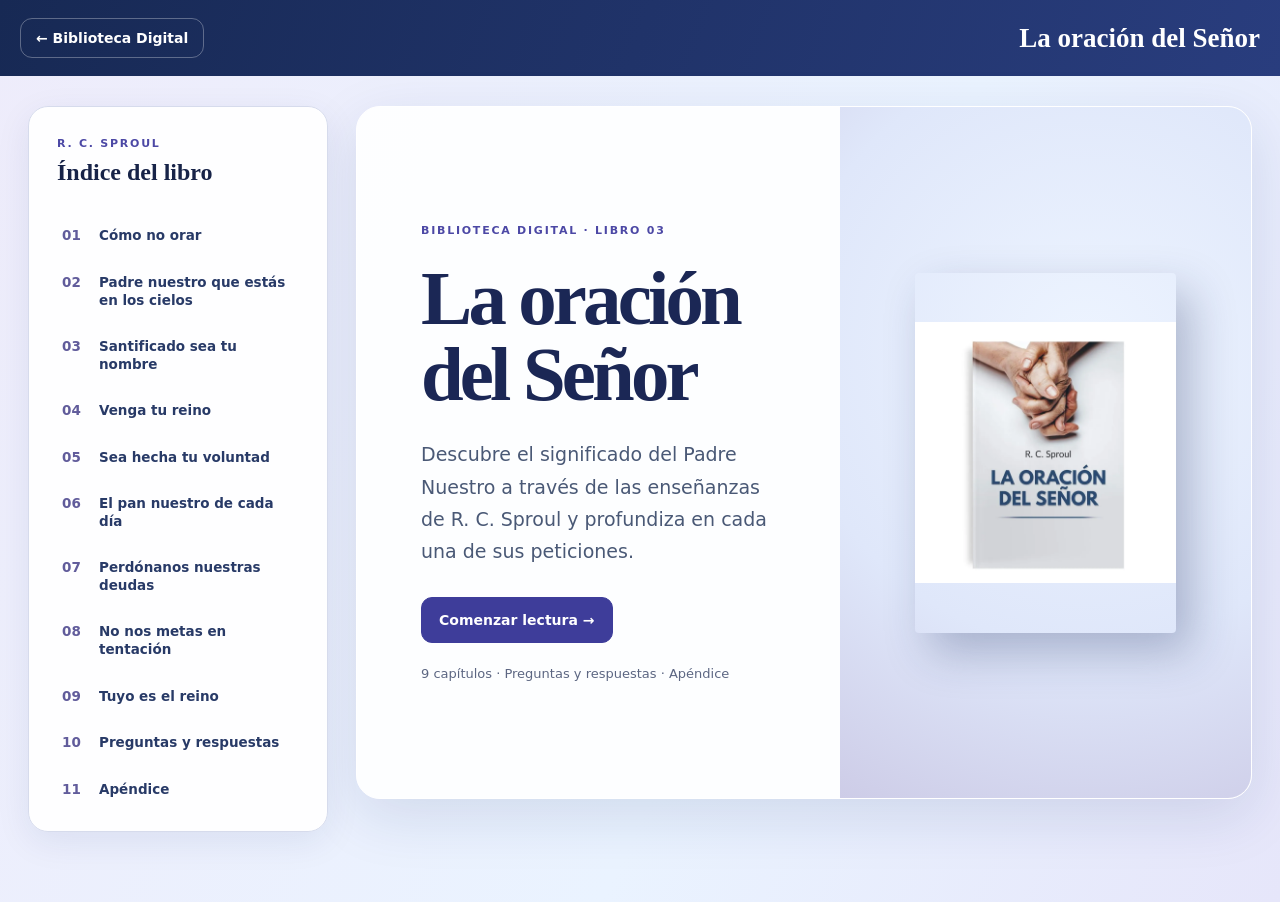
<file: libros/la-oracion-del-senor/index.html>
<!doctype html>
<html lang="es">
<head>
<meta charset="utf-8">
<meta name="viewport" content="width=device-width, initial-scale=1">
<meta name="theme-color" content="#17264d">
<meta name="description" content="La oración del Señor de R. C. Sproul. Una lectura sobre el Padre Nuestro y su significado para la vida cristiana.">
<title>La oración del Señor — Biblioteca Digital</title>
<link rel="icon" href="../../assets/favicon.svg">
<style>
:root{--ink:#172348;--blue:#213d80;--accent:#4f4dc2;--bg:#eff1fc;--line:#d9dff0;--muted:#50617f;--white:#fff;font-family:system-ui,-apple-system,"Segoe UI",Roboto,Arial,sans-serif;color:var(--ink);color-scheme:light}
*{box-sizing:border-box}html{scroll-behavior:smooth}body{margin:0;background:linear-gradient(115deg,#eeecfb,#eaf3ff 60%,#e6e6fa);min-height:100vh}button,a{font:inherit}button:focus-visible,a:focus-visible{outline:3px solid #6353f0;outline-offset:3px}button{cursor:pointer}
.top{background:linear-gradient(110deg,#172954,#293d7e);color:#fff;min-height:76px;display:flex;align-items:center;justify-content:space-between;gap:16px;padding:14px max(20px,calc((100% - 1400px)/2))}
.brandlink{display:inline-flex;align-items:center;gap:12px;text-decoration:none;color:#fff;font-size:14px;font-weight:750;border:1px solid #ffffff4d;border-radius:12px;padding:11px 15px}.brandlink:hover{background:#ffffff18}.header-name{font:600 clamp(18px,2.5vw,27px) Georgia,serif;text-align:right}.layout{max-width:1480px;margin:0 auto;display:grid;grid-template-columns:300px minmax(0,1fr);gap:28px;padding:30px 28px 70px;align-items:start}
.sidebar{background:#ffffffeb;border:1px solid #d6dbec;border-radius:20px;box-shadow:0 10px 35px #132a6014;padding:19px;position:sticky;top:20px;max-height:calc(100dvh - 40px);display:flex;flex-direction:column;gap:13px}.side-head{padding:6px 9px}.side-kicker,.kicker{font-size:11px;letter-spacing:.16em;font-weight:850;color:#4c48a5;text-transform:uppercase}.side-head h2{font:700 24px/1.06 Georgia,serif;margin:9px 0}.side-head p{font-size:13px;color:var(--muted);margin:8px 0 0}.side-list{overflow:auto;padding:2px 4px;display:grid;gap:5px}.chapter-link{display:flex;align-items:baseline;gap:11px;text-decoration:none;color:#283a67;padding:12px 10px;border-radius:11px;font-size:13.5px;line-height:1.3;font-weight:650}.chapter-link:hover,.chapter-link.active{background:#e9ebfc;color:#38349f}.chapter-link.active{box-shadow:inset 3px 0 #6253cb}.num{min-width:26px;color:#615c9b;font-weight:800}
.main{min-width:0}.cover{min-height:min(77vh,740px);display:grid;grid-template-columns:minmax(0,1fr) minmax(260px,.85fr);overflow:hidden;background:#ffffffeb;border:1px solid #fff;border-radius:24px;box-shadow:0 18px 58px #152d651e}.cover-copy{padding:clamp(30px,5vw,78px);display:flex;flex-direction:column;justify-content:center}.cover h1{font:700 clamp(49px,6vw,88px)/1.0 Georgia,serif;letter-spacing:-.05em;margin:24px 0;color:#1b2755}.cover p{font-size:clamp(16px,1.5vw,19px);line-height:1.7;color:#4a5976;max-width:520px;margin:0 0 22px}.cover-image{display:grid;place-items:center;background:radial-gradient(circle at 60% 35%,#edf4ff,#dfe7fa 58%,#cdcce7);padding:30px}.cover-image img{max-width:min(360px,92%);max-height:540px;object-fit:contain;box-shadow:15px 19px 45px #1d2b5b4a;border-radius:4px}.primary,.secondary{min-height:46px;border-radius:11px;padding:11px 17px;font-weight:800;font-size:14px;display:inline-flex;align-items:center;justify-content:center;gap:9px;text-decoration:none}.primary{color:#fff;background:#3e3d9a;border:1px solid #3e3d9a}.primary:hover{background:#5751ae}.secondary{background:#fff;color:#303c75;border:1px solid #b7bfdd}.secondary:hover{background:#f5f5ff}.cover .primary{align-self:flex-start;margin-top:8px}.cover-meta{font-size:13px;color:#5c6682;margin-top:23px}
.reading{display:none}.reading.active{display:block}.cover[hidden]{display:none}.reader-heading{border-radius:19px;border:1px solid #fff;background:#fff;padding:clamp(22px,3vw,38px);margin-bottom:18px;box-shadow:0 7px 24px #18275313}.reader-heading h1{font:700 clamp(30px,4.4vw,55px)/1.1 Georgia,serif;letter-spacing:-.035em;margin:12px 0 13px}.actions{display:flex;gap:11px;flex-wrap:wrap;margin-top:23px}.page-stack{display:grid;gap:22px}.page-card{background:#fff;padding:clamp(14px,2vw,28px);border:1px solid #fff;border-radius:19px;box-shadow:0 8px 33px #162a5e17}.page-top{display:flex;align-items:center;justify-content:space-between;margin-bottom:13px;gap:10px;font-size:13px;font-weight:750;color:#5b6581}.page-figure{margin:0}.page-figure img{display:block;width:100%;height:auto;max-width:1050px;margin:auto;object-fit:contain;border:1px solid #dce0e9;border-radius:7px;box-shadow:0 4px 13px #29346417;cursor:zoom-in}.chapter-footer{display:flex;justify-content:space-between;gap:12px;margin:25px 0}.chapter-footer button{border:1px solid #b5c3df;padding:12px 16px;border-radius:11px;background:white;color:#293e7c;font-weight:800}.chapter-footer button:hover:not(:disabled){background:#e9ecfa}.chapter-footer button:disabled{opacity:.4;cursor:not-allowed}.page-count{font-size:13px;color:#606b88}
.zoom{display:none;position:fixed;inset:0;background:#0a1126ee;z-index:30;overflow:auto;padding:0;flex-direction:column}.zoom.open{display:flex}.zoom-bar{height:67px;display:flex;gap:10px;align-items:center;justify-content:space-between;color:#fff;padding:10px 20px;background:#14254b;position:sticky;top:0;z-index:2}.zoom-bar span{font-size:14px;font-weight:700;white-space:nowrap;overflow:hidden;text-overflow:ellipsis}.zoom button{background:#f1eefb;color:#1e2c54;border:0;border-radius:8px;min-height:39px;padding:7px 12px;font-weight:800}.zoom-img-wrap{padding:23px;overflow:auto;text-align:center;flex:1}.zoom img{display:block;width:100%;max-width:1600px;margin:auto;background:#fff}.zoom-scale{white-space:nowrap;display:flex;gap:8px}.mobile-index{display:none}
@media(max-width:980px){.layout{grid-template-columns:250px minmax(0,1fr);gap:15px;padding:17px}.sidebar{padding:13px}.cover{grid-template-columns:1fr 1fr}.cover h1{font-size:clamp(36px,5vw,60px)}.cover-copy{padding:28px}}
@media(max-width:720px){.top{padding:12px 18px}.header-name{font-size:17px}.layout{display:block;padding:16px 14px 45px}.sidebar{display:none}.mobile-index{display:block;margin-bottom:16px;background:#fff;border:1px solid #cbd5e9;border-radius:14px;padding:13px 16px}.mobile-index summary{font-weight:800;color:#303d86;cursor:pointer}.mobile-index .side-list{margin-top:10px;max-height:40vh;overflow:auto}.cover{min-height:0;grid-template-columns:1fr}.cover-image{order:-1;padding:20px}.cover-image img{max-height:36vh}.cover h1{font-size:45px;margin:12px 0 19px}.cover-copy{padding:26px}.reader-heading{padding:22px}.zoom-bar{padding:10px}.zoom-img-wrap{padding:9px}}
@media(prefers-reduced-motion:reduce){html{scroll-behavior:auto}}
</style>
</head>
<body>
<header class="top"><a class="brandlink" href="../../index.html#inicio" aria-label="Regresar a la Biblioteca Digital">← Biblioteca Digital</a><div class="header-name">La oración del Señor</div></header>
<div class="layout">
<aside class="sidebar" aria-label="Índice de lectura"><div class="side-head"><span class="side-kicker">R. C. Sproul</span><h2>Índice del libro</h2></div><nav class="side-list" id="sidebar-list"></nav></aside>
<main class="main">
<details class="mobile-index" id="mobile-index"><summary>Explorar los capítulos</summary><nav class="side-list" id="mobile-list" aria-label="Índice móvil"></nav></details>
<section class="cover" id="cover" aria-labelledby="main-title"><div class="cover-copy"><span class="kicker">Biblioteca Digital · Libro 03</span><h1 id="main-title">La oración del Señor</h1><p>Descubre el significado del Padre Nuestro a través de las enseñanzas de R. C. Sproul y profundiza en cada una de sus peticiones.</p><a class="primary" href="#capitulo-1">Comenzar lectura →</a><div class="cover-meta">9 capítulos · Preguntas y respuestas · Apéndice</div></div><div class="cover-image"><img src="assets/portada-oracion-del-senor.webp" width="261" height="360" alt="Fotografía de la portada de La oración del Señor de R. C. Sproul"></div></section>
<section class="reading" id="reading" aria-live="polite"><div class="reader-heading"><span class="kicker" id="chapter-number"></span><h1 id="chapter-title"></h1><div class="actions"><a class="secondary" href="#inicio">⌂ Volver a portada</a></div></div><div class="page-stack" id="page-stack"></div><div class="chapter-footer"><button id="previous" type="button">← Anterior</button><span class="page-count" id="chapter-count"></span><button id="next" type="button">Siguiente →</button></div></section>
</main>
</div>
<div class="zoom" id="zoom" role="dialog" aria-modal="true" aria-label="Imagen ampliada" aria-hidden="true"><div class="zoom-bar"><span id="zoom-caption">Página ampliada</span><div class="zoom-scale"><button id="zoom-minus" type="button" aria-label="Alejar">−</button><button id="zoom-plus" type="button" aria-label="Ampliar">+</button><button id="zoom-close" type="button" aria-label="Cerrar">Cerrar ×</button></div></div><div class="zoom-img-wrap" id="zoom-wrap"><img id="zoom-image" alt=""></div></div>
<script>
const chapters=[{"number":1,"title":"Cómo no orar","type":"Capítulo","pdf":"documents/seccion-01.pdf","pages":["pages/seccion-01-pagina-01.webp","pages/seccion-01-pagina-02.webp"]},{"number":2,"title":"Padre nuestro que estás en los cielos","type":"Capítulo","pdf":"documents/seccion-02.pdf","pages":["pages/seccion-02-pagina-01.webp","pages/seccion-02-pagina-02.webp","pages/seccion-02-pagina-03.webp"]},{"number":3,"title":"Santificado sea tu nombre","type":"Capítulo","pdf":"documents/seccion-03.pdf","pages":["pages/seccion-03-pagina-01.webp","pages/seccion-03-pagina-02.webp","pages/seccion-03-pagina-03.webp"]},{"number":4,"title":"Venga tu reino","type":"Capítulo","pdf":"documents/seccion-04.pdf","pages":["pages/seccion-04-pagina-01.webp","pages/seccion-04-pagina-02.webp","pages/seccion-04-pagina-03.webp"]},{"number":5,"title":"Sea hecha tu voluntad","type":"Capítulo","pdf":"documents/seccion-05.pdf","pages":["pages/seccion-05-pagina-01.webp","pages/seccion-05-pagina-02.webp"]},{"number":6,"title":"El pan nuestro de cada día","type":"Capítulo","pdf":"documents/seccion-06.pdf","pages":["pages/seccion-06-pagina-01.webp","pages/seccion-06-pagina-02.webp"]},{"number":7,"title":"Perdónanos nuestras deudas","type":"Capítulo","pdf":"documents/seccion-07.pdf","pages":["pages/seccion-07-pagina-01.webp","pages/seccion-07-pagina-02.webp","pages/seccion-07-pagina-03.webp"]},{"number":8,"title":"No nos metas en tentación","type":"Capítulo","pdf":"documents/seccion-08.pdf","pages":["pages/seccion-08-pagina-01.webp","pages/seccion-08-pagina-02.webp"]},{"number":9,"title":"Tuyo es el reino","type":"Capítulo","pdf":"documents/seccion-09.pdf","pages":["pages/seccion-09-pagina-01.webp"]},{"number":10,"title":"Preguntas y respuestas","type":"Sección","pdf":"documents/seccion-10.pdf","pages":["pages/seccion-10-pagina-01.webp"]},{"number":11,"title":"Apéndice","type":"Apéndice","pdf":"documents/seccion-11.pdf","pages":["pages/seccion-11-pagina-01.webp"]}];
const $=id=>document.getElementById(id);
const esc=s=>String(s).replace(/[&<>"']/g,c=>({'&':'&amp;','<':'&lt;','>':'&gt;','"':'&quot;'}[c]));
let active=-1;let zoomWidth=100;let previousFocus=null;
function showIndex(){const html=chapters.map((c,i)=>`<a class="chapter-link ${active===i?'active':''}" href="#capitulo-${i+1}" ${active===i?'aria-current="page"':''}><span class="num">${String(i+1).padStart(2,'0')}</span><span>${esc(c.title)}</span></a>`).join('');$('sidebar-list').innerHTML=html;$('mobile-list').innerHTML=html;}
function show(){const hash=decodeURIComponent(location.hash);const m=hash.match(/^#capitulo-(\d+)$/);const newActive=m?Number(m[1])-1:-1;active=newActive>=0&&newActive<chapters.length?newActive:-1;showIndex();if(active===-1){$('cover').hidden=false;$('reading').classList.remove('active');document.title='La oración del Señor — Biblioteca Digital';}else{const c=chapters[active];$('cover').hidden=true;$('reading').classList.add('active');$('chapter-number').textContent=c.number <= 9 ? 'Capítulo '+c.number : '';$('chapter-title').textContent=c.title;$('page-stack').innerHTML=c.pages.map((p,i)=>`<article class="page-card"><div class="page-top"><span>Página ${i+1} de ${c.pages.length}</span><span>Haz clic para ampliar</span></div><figure class="page-figure"><img src="${p}" loading="${i===0?'eager':'lazy'}" alt="${esc(c.title)}, página ${i+1}" data-enlarge="${i}"></figure></article>`).join('');$('page-stack').querySelectorAll('[data-enlarge]').forEach(img=>img.addEventListener('click',()=>openZoom(img)));$('previous').disabled=active===0;$('next').disabled=active===chapters.length-1;$('chapter-count').textContent=`${active+1} / ${chapters.length}`;document.title=c.title+' — La oración del Señor';}if(location.hash)$('mobile-index').open=false;window.scrollTo({top:0,behavior:'instant'});}
function openZoom(img){previousFocus=document.activeElement;zoomWidth=100;$('zoom-image').src=img.src;$('zoom-image').alt=img.alt;$('zoom-caption').textContent=img.alt;applyZoom();$('zoom').classList.add('open');$('zoom').setAttribute('aria-hidden','false');document.body.style.overflow='hidden';$('zoom-close').focus();}
function applyZoom(){$('zoom-image').style.width=zoomWidth+'%';}
function closeZoom(){$('zoom').classList.remove('open');$('zoom').setAttribute('aria-hidden','true');$('zoom-image').src='';document.body.style.overflow='';if(previousFocus?.focus)previousFocus.focus();}
$('zoom-close').onclick=closeZoom;$('zoom-plus').onclick=()=>{zoomWidth=Math.min(240,zoomWidth+25);applyZoom()};$('zoom-minus').onclick=()=>{zoomWidth=Math.max(65,zoomWidth-25);applyZoom()};$('zoom').addEventListener('click',e=>{if(e.target===$('zoom'))closeZoom()});document.addEventListener('keydown',e=>{if(e.key==='Escape'&&$('zoom').classList.contains('open'))closeZoom()});
$('previous').onclick=()=>{if(active>0)location.hash='#capitulo-'+active};$('next').onclick=()=>{if(active<chapters.length-1)location.hash='#capitulo-'+(active+2)};
window.addEventListener('hashchange',show);show();
</script>
</body>
</html>
</file>
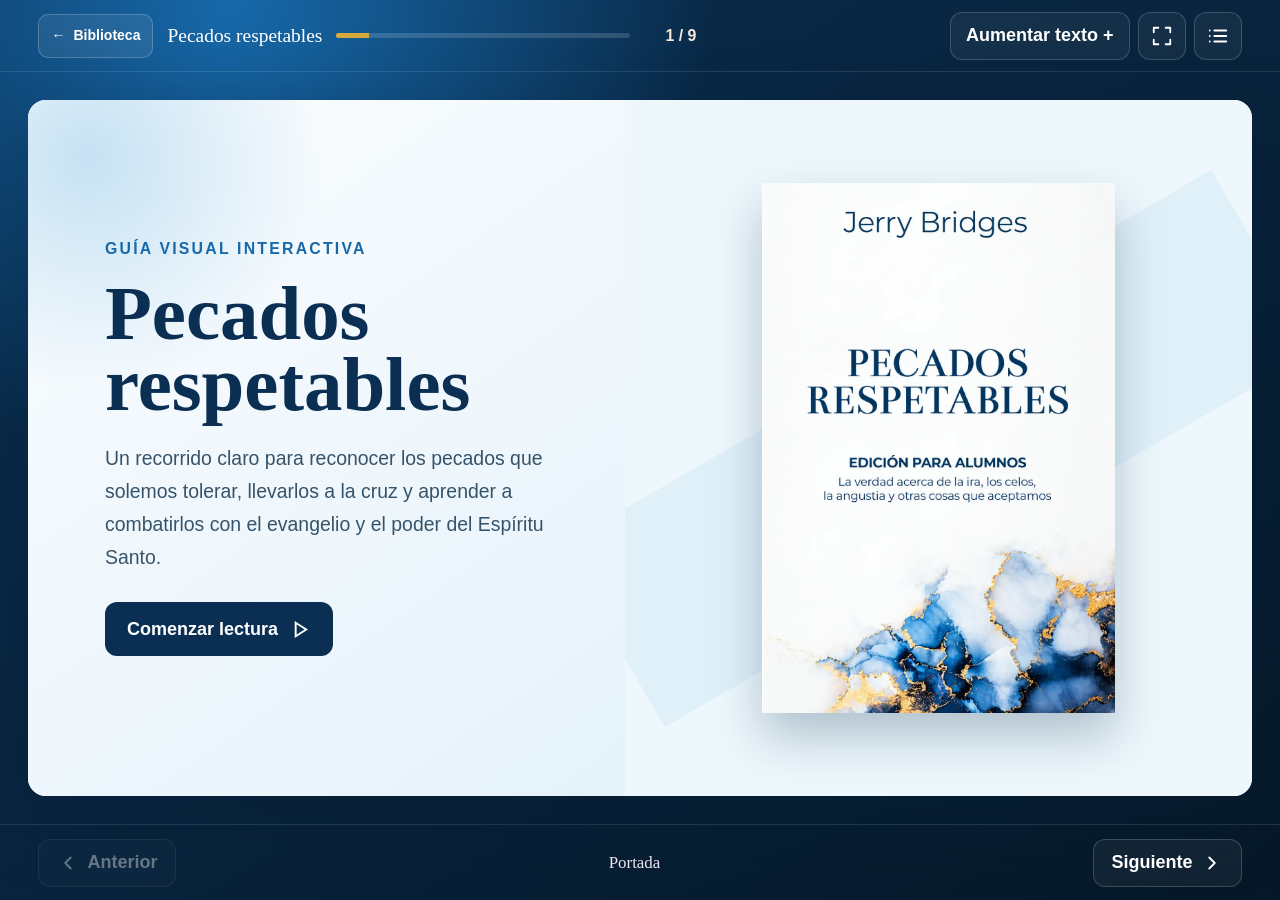
<file: libros/pecados-respetables/index.html>
<!doctype html>
<html lang="es">
<head>
  <meta charset="utf-8">
  <meta name="viewport" content="width=device-width, initial-scale=1">
  <meta name="theme-color" content="#0a2f53">
  <title>Pecados respetables — Libro visual</title>
  <meta name="description" content="Libro digital visual e interactivo para leer, ampliar y reflexionar sobre Pecados respetables, de Jerry Bridges.">
  <link rel="icon" type="image/svg+xml" href="data:image/svg+xml,%3Csvg xmlns='http://www.w3.org/2000/svg' viewBox='0 0 64 64'%3E%3Crect width='64' height='64' rx='14' fill='%230a2f53'/%3E%3Cpath d='M11 16h15c6 0 9 4 9 9v25c-3-4-6-6-11-6H11z' fill='%23f9fcff'/%3E%3Cpath d='M53 16H38c-6 0-9 4-9 9v25c3-4 6-6 11-6h13z' fill='%2355a7d9'/%3E%3C/svg%3E">
  <style>
    :root{color-scheme:light;--base-size:18px;--ink:#142536;--muted:#52697e;--aubergine:#0a2f53;--violet:#1769aa;--gold:#d5a93b;--paper:#fbfdff;--cream:#eaf4fb;--line:#c7dce9;--shadow:0 24px 70px rgba(4,31,55,.38)}
    *{box-sizing:border-box}html{font-size:var(--base-size)}body{margin:0;min-height:100vh;font-family:Arial,Helvetica,sans-serif;background:#071b2d;color:var(--ink);overflow:hidden}button{font:inherit}button:focus-visible,[tabindex]:focus-visible{outline:4px solid #78c8f2;outline-offset:3px}
    .shell{height:100dvh;display:grid;grid-template-rows:72px minmax(0,1fr) 76px;background:radial-gradient(circle at 18% 0%,#1769aa 0,transparent 35%),linear-gradient(145deg,#0a2f53,#061827)}
    .topbar,.bottombar{display:flex;align-items:center;gap:14px;color:#fff;padding:0 clamp(16px,3vw,44px);position:relative;z-index:10}.topbar{border-bottom:1px solid #ffffff1c}.bottombar{border-top:1px solid #ffffff1c;justify-content:space-between}
    .brand{font-family:Georgia,serif;font-size:1.08rem;white-space:nowrap}.top-actions{display:flex;align-items:center;gap:8px;margin-left:auto}.tool,.nav-btn{min-width:48px;min-height:48px;border:1px solid #ffffff2c;background:#ffffff0d;color:#fff;border-radius:12px;display:inline-flex;align-items:center;justify-content:center;gap:8px;cursor:pointer;transition:background .2s,transform .2s}.tool:hover,.nav-btn:hover{background:#ffffff1d}.tool:active,.nav-btn:active{transform:scale(.97)}.tool svg,.nav-btn svg{width:22px;height:22px;stroke:currentColor;fill:none;stroke-width:2;stroke-linecap:round;stroke-linejoin:round}.text-tool{padding:0 15px;font-weight:700}.font-compact{display:none}.progress-wrap{flex:1;max-width:360px;display:flex;align-items:center;gap:12px}.progress-track{height:5px;background:#ffffff26;border-radius:99px;overflow:hidden;flex:1}.progress-fill{height:100%;background:var(--gold);width:0;transition:width .35s ease}.counter{font-size:.88rem;font-weight:700;min-width:54px;text-align:right;color:#f4eadb}
    .reader{min-height:0;padding:clamp(12px,2.2vw,30px);perspective:1500px}.book{height:100%;max-width:1440px;margin:auto;background:var(--paper);border-radius:18px;box-shadow:var(--shadow);overflow:hidden;position:relative}
    .spread{height:100%;display:grid;grid-template-columns:minmax(0,1.55fr) minmax(290px,.62fr);opacity:1;transform:translateX(0);transition:opacity .22s ease,transform .22s ease}.spread.leaving-next{opacity:0;transform:translateX(-24px)}.spread.leaving-prev{opacity:0;transform:translateX(24px)}
    .art-page{min-width:0;min-height:0;background:#eaf4fb;display:flex;align-items:center;justify-content:center;padding:clamp(14px,2.4vw,34px);position:relative}.art-page:before{display:none}.art-frame{position:relative;max-width:100%;max-height:100%;display:grid;place-items:center}.art{display:block;max-width:100%;max-height:calc(100dvh - 220px);object-fit:contain;box-shadow:0 13px 32px #0a2f5329;border:1px solid #6f96af55;background:white;cursor:zoom-in}.zoom-hint{position:absolute;right:12px;bottom:12px;background:#0a2f53ed;color:#fff;border:0;border-radius:10px;padding:10px 13px;font-weight:700;cursor:pointer;box-shadow:0 5px 14px #06182755}
    .notes{min-width:0;display:flex;flex-direction:column;padding:clamp(26px,4vw,58px);background:linear-gradient(180deg,#fbfdff,#f1f8fc);overflow:auto}.chapter-no{font-weight:800;color:var(--violet);letter-spacing:.12em;text-transform:uppercase;font-size:.82rem;margin-bottom:14px}.notes h1{font-family:Georgia,serif;font-size:clamp(2rem,3.2vw,3.55rem);line-height:1.04;margin:0 0 18px;color:var(--aubergine)}.verse{font-family:Georgia,serif;font-style:italic;color:#2c6389;border-left:4px solid var(--gold);padding:2px 0 2px 16px;margin:0 0 24px;line-height:1.5}.summary{font-size:1rem;line-height:1.7;color:#36536a;margin:0}.reflection{margin-top:auto;padding-top:26px}.reflection-card{border-top:1px solid var(--line);padding-top:22px}.reflection-label{display:flex;align-items:center;gap:10px;font-size:.82rem;text-transform:uppercase;letter-spacing:.1em;color:var(--violet);font-weight:800;margin-bottom:10px}.reflection-label:before{content:"";width:28px;height:3px;background:var(--gold)}.question{font-family:Georgia,serif;font-size:1.14rem;line-height:1.5;margin:0;color:var(--ink)}.page-actions{display:flex;gap:10px;flex-wrap:wrap;margin-top:24px}.action{border:1px solid #8bb8d4;background:#fff;color:var(--aubergine);border-radius:10px;min-height:48px;padding:10px 14px;font-weight:700;cursor:pointer;display:flex;align-items:center;gap:8px}.action:hover{background:#e9f5fc}.action.primary{background:var(--aubergine);border-color:var(--aubergine);color:#fff}.action svg{width:20px;height:20px;fill:none;stroke:currentColor;stroke-width:2;stroke-linecap:round;stroke-linejoin:round}
    .cover-spread{height:100%;display:grid;grid-template-columns:1fr 1.05fr}.cover-copy{padding:clamp(36px,6vw,84px);display:flex;flex-direction:column;justify-content:center;background:radial-gradient(circle at 10% 8%,#55a7d950,transparent 28%),linear-gradient(145deg,#fbfdff,#e5f2fa)}.kicker{font-weight:800;letter-spacing:.14em;text-transform:uppercase;color:var(--violet);font-size:.88rem}.cover-copy h1{font-family:Georgia,serif;font-size:clamp(3.1rem,6vw,6rem);line-height:.92;margin:.28em 0;color:var(--aubergine);max-width:700px}.cover-copy p{max-width:620px;font-size:1.08rem;line-height:1.7;color:#36536a;margin:0 0 28px}.cover-art{background:#edf7fc;display:grid;place-items:center;padding:32px;position:relative;overflow:hidden}.cover-art:before{content:"";position:absolute;width:120%;height:30%;background:#55a7d918;transform:rotate(-30deg)}.cover-art img{max-width:74%;max-height:84%;object-fit:contain;filter:drop-shadow(0 24px 24px #0a2f5344);position:relative}.start{align-self:flex-start;min-height:54px;border:0;border-radius:12px;background:var(--aubergine);color:#fff;padding:14px 22px;font-weight:800;cursor:pointer;display:flex;align-items:center;gap:10px}.start:hover{background:#125181}.start svg{width:23px;height:23px;fill:none;stroke:currentColor;stroke-width:2}
    .welcome{height:100%;display:grid;place-items:center;padding:32px;background:radial-gradient(circle at 85% 12%,#55a7d950,transparent 25%),linear-gradient(135deg,#fbfdff 0 52%,#e4f1f9 52%)}.welcome-inner{max-width:850px}.welcome .kicker{margin-bottom:12px}.welcome h1{font-family:Georgia,serif;font-size:clamp(2.7rem,5vw,5rem);line-height:1;margin:0 0 24px;color:var(--aubergine)}.welcome p{font-size:1.14rem;line-height:1.75;color:#36536a;max-width:760px}.steps{display:grid;grid-template-columns:repeat(3,1fr);gap:16px;margin:32px 0}.step{background:#ffffffd9;border:1px solid var(--line);padding:20px;border-radius:13px}.step strong{display:block;color:var(--violet);margin-bottom:8px}.step span{font-size:.92rem;line-height:1.5;color:#4b6578}
    .nav-btn{padding:0 18px;font-weight:800}.nav-btn:disabled{opacity:.38;cursor:not-allowed}.nav-label{display:inline}.center-nav{display:flex;align-items:center;gap:14px}.page-title-small{font-family:Georgia,serif;max-width:310px;overflow:hidden;text-overflow:ellipsis;white-space:nowrap;color:#eee5f3;font-size:.94rem}
    .overlay{position:fixed;inset:0;background:#061827d9;z-index:50;display:none}.overlay.open{display:block}.drawer{position:absolute;inset:0 auto 0 0;width:min(470px,92vw);background:var(--paper);box-shadow:20px 0 60px #0007;display:flex;flex-direction:column;animation:drawerIn .22s ease}.drawer-head{padding:25px 24px 17px;border-bottom:1px solid var(--line);display:flex;align-items:center;gap:16px}.drawer-head h2{font-family:Georgia,serif;font-size:1.8rem;margin:0}.close{margin-left:auto;width:48px;height:48px;border:2px solid #f0878f;border-radius:10px;background:#b93742;color:#fff;cursor:pointer;font-size:1.5rem;font-weight:900}.close:hover{background:#ca4854}.toc{overflow:auto;padding:12px}.toc-item{width:100%;text-align:left;border:0;background:transparent;border-radius:10px;padding:13px 14px;display:grid;grid-template-columns:38px 1fr;gap:10px;color:var(--ink);cursor:pointer}.toc-item:hover,.toc-item.current{background:#e4f2fa}.toc-num{font-weight:800;color:var(--violet)}.toc-name{line-height:1.35}.toc-note{display:block;color:var(--muted);font-size:.78rem;margin-top:3px}
    .zoom-dialog{position:fixed;inset:0;z-index:70;background:#061827f2;display:none;grid-template-rows:72px minmax(0,1fr);color:#fff}.zoom-dialog.open{display:grid}.zoom-toolbar{display:flex;align-items:center;gap:10px;padding:10px clamp(14px,3vw,34px);border-bottom:1px solid #ffffff26}.zoom-title{font-family:Georgia,serif;font-size:1rem;white-space:nowrap;overflow:hidden;text-overflow:ellipsis}.zoom-controls{display:flex;gap:8px;margin-left:auto}.zoom-btn{min-width:48px;height:48px;border:2px solid transparent;border-radius:10px;color:#fff;font-weight:900;cursor:pointer;box-shadow:0 3px 10px #0004}.zoom-btn:hover{filter:brightness(1.12)}#zoomOut{background:#c37b16;border-color:#f0b456}#zoomReset{background:#536b7c;border-color:#7890a1}#zoomIn{background:#1684b7;border-color:#58bde8}#zoomClose{background:#b93742;border-color:#f0878f}.zoom-stage{overflow:auto;padding:28px;display:grid;align-items:start;justify-items:center}.zoom-stage img{display:block;width:min(1600px,100%);height:auto;transform-origin:top center;transition:width .18s ease;background:#fff}.sr-only{position:absolute;width:1px;height:1px;padding:0;margin:-1px;overflow:hidden;clip:rect(0,0,0,0);white-space:nowrap;border:0}
    .toast{position:fixed;left:50%;bottom:94px;transform:translate(-50%,20px);background:#0a2f53;color:#fff;padding:13px 18px;border-radius:10px;z-index:90;opacity:0;pointer-events:none;transition:.22s}.toast.show{opacity:1;transform:translate(-50%,0)}
    @keyframes drawerIn{from{transform:translateX(-30px);opacity:.5}to{transform:none;opacity:1}}
    .chapter-details{border:1px solid #c2d7e6;border-radius:12px;margin-top:16px;background:#fff;overflow:hidden}.chapter-details summary{display:flex;justify-content:space-between;align-items:center;gap:12px;padding:14px 16px;font-size:.88rem;font-weight:800;color:var(--aubergine);cursor:pointer}.chapter-details summary:hover{background:#edf7fd}.chapter-details[open] summary{background:#e7f3fb;border-bottom:1px solid #c2d7e6}.chapter-details summary span{font-size:1.25rem}.chapter-list{padding:0 22px 10px 38px;margin:17px 0 8px;color:#36536a;line-height:1.5;font-size:.9rem}.chapter-list li{padding:0 0 15px}.chapter-list strong{color:var(--aubergine)}.chapter-list p{margin:5px 0 0}.reflection .question+.question{margin-top:14px}
    @media(max-width:900px){body{overflow:auto}.shell{min-height:100dvh;height:auto;grid-template-rows:64px auto 70px}.reader{padding:0;min-height:calc(100dvh - 134px)}.book{border-radius:0;min-height:calc(100dvh - 134px)}.spread{grid-template-columns:1fr;height:auto;min-height:calc(100dvh - 134px)}.art-page{min-height:48dvh;padding:16px}.art{max-height:44dvh}.notes{overflow:visible;padding:28px 24px;min-height:45dvh}.reflection{margin-top:28px}.cover-spread{grid-template-columns:1fr;min-height:calc(100dvh - 134px)}.cover-copy{padding:32px 26px}.cover-art{order:-1;min-height:40dvh;padding:20px}.cover-art img{max-height:36dvh}.steps{grid-template-columns:1fr}.welcome{min-height:calc(100dvh - 134px);padding:32px 24px}.brand{display:none}.progress-wrap{max-width:none}.font-wide{display:none}.font-compact{display:inline}.text-tool{padding:0;width:48px}.page-title-small{display:none}.center-nav{gap:8px}.nav-label{display:none}.nav-btn{padding:0;width:50px}.bottombar{padding:0 14px}.zoom-stage{padding:12px}.zoom-title{max-width:40vw}}
    @media(max-width:520px){.top-actions{gap:5px}.tool{min-width:44px;min-height:44px}.progress-wrap{gap:8px}.counter{min-width:46px}.notes h1{font-size:2rem}.cover-copy h1{font-size:3rem}.zoom-hint{font-size:.86rem}}
    @media(prefers-reduced-motion:reduce){*,*:before,*:after{animation:none!important;transition:none!important;scroll-behavior:auto!important}}
    .back-to-library{display:inline-flex;align-items:center;justify-content:center;gap:8px;flex:none;min-height:44px;padding:9px 12px;border:1px solid #ffffff35;border-radius:10px;background:#ffffff13;color:#fff;text-decoration:none;font:700 .78rem/1 Arial,Helvetica,sans-serif;white-space:nowrap;transition:background .2s}
    .back-to-library:hover{background:#ffffff26}.back-to-library:focus-visible{outline:4px solid var(--gold);outline-offset:3px}
    @media(max-width:520px){.back-to-library{min-width:44px;padding:8px}.back-to-library .back-label{display:none}}
  </style>
</head>
<body>
  <div class="shell">
    <header class="topbar">
      <a class="back-to-library" href="../../index.html#inicio" aria-label="Volver a la Biblioteca Digital" title="Volver a la Biblioteca Digital"><span aria-hidden="true">←</span><span class="back-label">Biblioteca</span></a>
      <div class="brand">Pecados respetables</div>
      <div class="progress-wrap" aria-label="Progreso de lectura"><div class="progress-track"><div class="progress-fill" id="progressFill"></div></div><span class="counter" id="counter">1 / 9</span></div>
      <div class="top-actions">
        <button class="tool text-tool" id="fontBtn" type="button" aria-label="Aumentar tamaño de texto" title="Aumentar texto"><span class="font-wide">Aumentar texto +</span><span class="font-compact" aria-hidden="true">A+</span></button>
        <button class="tool" id="fullscreenBtn" type="button" aria-label="Ver en pantalla completa" title="Pantalla completa"><svg viewBox="0 0 24 24"><path d="M8 3H3v5M16 3h5v5M8 21H3v-5M16 21h5v-5"/></svg></button>
        <button class="tool" id="tocBtn" type="button" aria-label="Abrir índice" title="Índice"><svg viewBox="0 0 24 24"><path d="M8 6h13M8 12h13M8 18h13"/><path d="M3 6h.01M3 12h.01M3 18h.01"/></svg></button>
      </div>
    </header>
    <main class="reader"><div class="book" id="book" aria-live="polite"></div></main>
    <footer class="bottombar">
      <button class="nav-btn" id="prevBtn" type="button"><svg viewBox="0 0 24 24"><path d="m15 18-6-6 6-6"/></svg><span class="nav-label">Anterior</span></button>
      <div class="center-nav"><span class="page-title-small" id="shortTitle"></span></div>
      <button class="nav-btn" id="nextBtn" type="button"><span class="nav-label">Siguiente</span><svg viewBox="0 0 24 24"><path d="m9 18 6-6-6-6"/></svg></button>
    </footer>
  </div>
  <div class="overlay" id="tocOverlay" aria-hidden="true"><aside class="drawer" role="dialog" aria-modal="true" aria-labelledby="tocHeading"><div class="drawer-head"><h2 id="tocHeading">Contenido</h2><button class="close" id="tocClose" type="button" aria-label="Cerrar índice">×</button></div><nav class="toc" id="toc"></nav></aside></div>
  <div class="zoom-dialog" id="zoomDialog" role="dialog" aria-modal="true" aria-labelledby="zoomTitle" aria-hidden="true"><div class="zoom-toolbar"><div class="zoom-title" id="zoomTitle"></div><div class="zoom-controls"><button class="zoom-btn" id="zoomOut" type="button" aria-label="Alejar">−</button><button class="zoom-btn" id="zoomReset" type="button" aria-label="Restablecer zoom">100%</button><button class="zoom-btn" id="zoomIn" type="button" aria-label="Acercar">+</button><button class="zoom-btn" id="zoomClose" type="button" aria-label="Cerrar ampliación">×</button></div></div><div class="zoom-stage" id="zoomStage"><img id="zoomImage" alt=""></div></div>
  <div class="toast" id="toast" role="status"></div>
  <script>
    const I='chapters/';
    const pages=[
      {type:'cover',title:'Portada',image:I+'portada-pecados-respetables.webp'},
      {type:'welcome',title:'Cómo usar este libro'},
      {title:'Santos comunes y corrientes',chapter:'Capítulo 1 · Nuestra identidad en Cristo',verse:'Vive como lo que eres.',image:I+'capitulo-01-santos-comunes.webp',summary:'La santidad bíblica no es un premio reservado para creyentes extraordinarios, sino la posición de todo aquel que ha sido apartado para Dios y comprado por Cristo. Aunque la lucha con el pecado continúa, nuestra nueva identidad nos llama a rechazar toda conducta indigna de un santo y a vivir de acuerdo con lo que ya somos.',question:'Si mi conducta fuera evaluada como “digna de un santo”, ¿qué hábito cotidiano tendría que reconocer y cambiar hoy?'},
      {title:'La desaparición del pecado',chapter:'Capítulo 2 · Recuperar el lenguaje bíblico',verse:'El que guarda toda la ley, pero ofende en un punto, se hace culpable de todos. — Santiago 2:10',image:I+'capitulo-02-desaparicion-pecado.webp',summary:'La cultura ha suavizado o eliminado la palabra pecado, y esa tendencia también puede entrar en la iglesia. Mientras señalamos las faltas visibles de otros, solemos tolerar orgullo, chisme, impaciencia, enojo o amargura. Ante Dios, toda infracción de su ley necesita arrepentimiento y la gracia redentora de Cristo.',question:'¿Qué pecado “respetable” he minimizado con palabras más suaves o comparándolo con las faltas de otros?'},
      {title:'La malignidad del pecado',chapter:'Capítulo 3 · Una malignidad moral',verse:'El pecado es transgresión de la ley. — 1 Juan 3:4',image:I+'capitulo-03-malignidad-pecado.webp',summary:'El pecado se parece a un cáncer moral: nace en el interior, se extiende y termina dañando también a quienes nos rodean. Ninguna falta es inocente; cada una desafía la autoridad de Dios, menosprecia su ley, entristece al Espíritu Santo y ocurre delante de su presencia. Lo sutil también puede escalar si se deja sin tratar.',question:'¿Qué actitud, palabra o reacción aparentemente pequeña está comenzando a extenderse en mi vida o a afectar a otros?'},
      {title:'El remedio para el pecado',chapter:'Capítulo 4 · El evangelio diario',verse:'El Señor cargó en Él el pecado de todos nosotros. — Isaías 53:6',image:I+'capitulo-04-remedio-pecado.webp',summary:'El evangelio no es solamente la puerta de entrada a la fe: es la provisión diaria para reconocer y combatir el pecado sin excusas ni desesperación. La certeza de que Cristo cargó nuestra culpa nos permite confesar con honestidad, acercarnos a Dios como Padre y obedecer movidos por amor y gratitud. Por eso necesitamos predicarnos el evangelio cada día.',question:'¿Qué pecado puedo confesar hoy con sinceridad, descansando en que Cristo ya cargó mi culpa y me acompaña en la lucha?'},
      {title:'El poder del Espíritu Santo',chapter:'Capítulo 5 · Responsabilidad dependiente',verse:'Anden por el Espíritu, y no satisfagan los deseos de la carne. — Gálatas 5:16',image:I+'capitulo-05-poder-espiritu.webp',summary:'Cristo nos libera de una vez del dominio reinante del pecado y continúa librándonos progresivamente de su actividad. En esta guerra diaria somos cien por ciento responsables de obedecer y, al mismo tiempo, cien por ciento dependientes del Espíritu Santo. Él ilumina la conciencia, fortalece la voluntad y usa las circunstancias para conformarnos a la imagen de Cristo.',question:'¿En qué área necesito asumir mi responsabilidad y, a la vez, pedir con humildad el poder del Espíritu Santo?' },
      {"title": "Instrucciones para confrontar nuestros pecados", "chapter": "Capítulo 6 · Una lucha intencional", "verse": "Guardo tus dichos en mi corazón, para no pecar contra ti. — Salmo 119:11", "image": "chapters/capitulo-06-infografia.webp", "summary": "Jerry Bridges presenta siete instrucciones para combatir los pecados evidentes y aquellos que solemos tolerar. El creyente enfrenta sus faltas a la luz del evangelio, recuerda el perdón y la justicia de Cristo y depende del poder del Espíritu Santo sin renunciar a su propia responsabilidad. La lucha requiere identificar situaciones que detonan el pecado, atesorar las Escrituras, orar de forma constante y buscar el apoyo de otros creyentes. Aunque haya caídas y avances lentos, la batalla espiritual invita a perseverar con humildad y confianza en Dios.", "question": "Al intentar corregir una falla en mi carácter, ¿acudo primero a la gracia del evangelio, sabiendo que soy aceptado en Cristo, o confío únicamente en mi propia fuerza de voluntad?", "moreQuestions": ["¿Tengo la humildad y vulnerabilidad necesarias para compartir mis luchas contra los pecados “aceptables” con otro creyente, o prefiero luchar a solas por temor a ser juzgado?"], "ideas": [["Confrontación honesta y humilde", "Reconocer directamente los pecados sutiles, sin ignorarlos ni excusarlos diciendo que “nadie es perfecto”."], ["El evangelio como fundamento", "Recordar que Cristo perdonó nuestros pecados y nos ha acreditado su justicia; esa gracia es la motivación para luchar."], ["Dependencia del Espíritu Santo", "No confiar solamente en la fuerza de voluntad humana, sino pedir el poder del Espíritu para transformar el corazón."], ["Responsabilidad activa del creyente", "Dar pasos prácticos y diligentes para cambiar, manteniendo la confianza en la ayuda divina."], ["Identificación de detonantes", "Reconocer faltas concretas y anticiparse a las circunstancias que suelen provocarlas."], ["Atesorar la Escritura en el corazón", "Memorizar pasajes bíblicos pertinentes para recordarlos cuando surge la tentación."], ["Oración planificada y espontánea", "Combinar un tiempo diario de oración con súplicas breves en el momento de la tentación."], ["Rendición de cuentas", "Compartir la lucha con creyentes de confianza para recibir oración, acompañamiento y apoyo mutuo (Eclesiastés 4:9-10)."], ["La realidad de la lucha interior", "Recordar que la carne y el Espíritu están en conflicto (Gálatas 5:17), por lo que el proceso puede ser difícil."], ["Aprender de los tropiezos", "Las caídas temporales pueden mostrar cuán profundo está el pecado y cuánto necesitamos depender de Dios."]], "plan": [["Elige un pecado sutil", "Identifica una falta frecuente, como impaciencia o palabras hirientes."], ["Aférrate al evangelio", "Escribe una nota que recuerde la paciencia de Cristo y la justicia que recibimos por Él."], ["Memoriza un texto clave", "Aprende un versículo aplicable, por ejemplo Salmo 119:11 o Colosenses 3:12."], ["Detecta los detonantes", "Anota momentos y situaciones en los que sueles caer en esa falta."], ["Practica la oración en dos momentos", "Ora en tu devocional y también en el instante en que surja la tentación."], ["Busca un compañero de oración", "Comparte tu compromiso con un creyente de confianza y pídele que ore contigo."]]},
      {"title": "Impiedad: el pecado invisible", "chapter": "Capítulo 7 · La raíz de los pecados sutiles", "verse": "Ejercítate para la piedad. — 1 Timoteo 4:7", "image": "chapters/capitulo-07-infografia.webp", "summary": "Jerry Bridges presenta la impiedad como la raíz de muchos pecados respetables: vivir sin tomar realmente en cuenta a Dios. Distingue entre la impiedad, que es una actitud interior de indiferencia hacia Él, y la injusticia, que se expresa en actos, palabras o pensamientos. Incluso una persona moralmente correcta puede vivir gran parte de la semana como si Dios no fuera relevante. La piedad consiste en reconocer su presencia y nuestra dependencia, buscar su voluntad y glorificarlo también en las decisiones y actividades más comunes.", "question": "¿Qué porcentaje de mis decisiones, planes de trabajo y conversaciones realizo consciente de que dependo de Dios, y en cuáles actúo como si Él no existiera?", "moreQuestions": ["Al examinar mis oraciones, ¿busco conocer la voluntad moral de Dios y glorificarlo, o solo le presento una lista de peticiones temporales?"], "ideas": [["Impiedad e injusticia no son lo mismo", "La primera es ignorar a Dios en la vida cotidiana; la segunda son actos, palabras o pensamientos que contradicen su voluntad."], ["La raíz de los pecados sutiles", "Orgullo, chisme, crítica e impaciencia se alimentan cuando olvidamos que vivimos ante Dios."], ["Moralidad sin conciencia de Dios", "Es posible asistir a la iglesia y mantener una buena reputación, pero actuar durante la semana sin pensar en Él."], ["Dependencia al planificar", "Hacer planes de vida, estudio o trabajo reconociendo la dependencia de Dios (Santiago 4:13-15)."], ["Orar con el corazón centrado en Dios", "Pedir conocer su voluntad, en vez de limitar las oraciones a necesidades inmediatas (Colosenses 1:9-10)."], ["Piedad en el trabajo", "Servir de buena voluntad, como para el Señor, más allá del salario o del reconocimiento (Colosenses 3:22-24)."], ["Todo para la gloria de Dios", "Comer, conducir, comprar y relacionarse de modo que se honre a Dios (1 Corintios 10:31)."], ["Anhelar la cercanía de Dios", "Cultivar el deseo de buscar su presencia, como expresan los salmistas (Salmos 42:1-2; 63:1)."], ["La autosuficiencia alimenta el orgullo", "Reconocer que nuestras capacidades y logros son dones de la gracia de Dios."], ["Ejercitarse para la piedad", "Desarrollar una mente centrada en Dios mediante compromiso, disciplina y constancia (1 Timoteo 4:7)."]]}
    ];
    const book=document.getElementById('book'),counter=document.getElementById('counter'),progressFill=document.getElementById('progressFill'),shortTitle=document.getElementById('shortTitle');
    const prevBtn=document.getElementById('prevBtn'),nextBtn=document.getElementById('nextBtn'),tocOverlay=document.getElementById('tocOverlay'),toc=document.getElementById('toc');
    const zoomDialog=document.getElementById('zoomDialog'),zoomImage=document.getElementById('zoomImage'),zoomTitle=document.getElementById('zoomTitle'),zoomStage=document.getElementById('zoomStage');
    let current=0,fontStep=0,zoom=100,speaking=false;
    const icon=name=>({play:'<svg viewBox="0 0 24 24"><path d="m8 5 11 7-11 7z"/></svg>',zoom:'<svg viewBox="0 0 24 24"><circle cx="11" cy="11" r="7"/><path d="m20 20-4-4M11 8v6M8 11h6"/></svg>',sound:'<svg viewBox="0 0 24 24"><path d="M11 5 6 9H2v6h4l5 4zM15 9a4 4 0 0 1 0 6M18 6a8 8 0 0 1 0 12"/></svg>'}[name]);
    function cover(){return '<section class="cover-spread"><div class="cover-copy"><div class="kicker">Guía visual interactiva</div><h1>Pecados respetables</h1><p>Un recorrido claro para reconocer los pecados que solemos tolerar, llevarlos a la cruz y aprender a combatirlos con el evangelio y el poder del Espíritu Santo.</p><button class="start" type="button" data-go="1">Comenzar lectura'+icon('play')+'</button></div><div class="cover-art"><img src="'+pages[0].image+'" alt="Portada de Pecados respetables, de Jerry Bridges"></div></section>'}
    function welcome(){return '<section class="welcome"><div class="welcome-inner"><div class="kicker">Antes de comenzar</div><h1>Lee, reconoce y reflexiona</h1><p>Reconoce los pecados que suelen pasar inadvertidos, reflexiona sobre su impacto en tu vida y descubre cómo enfrentarlos con la gracia de Dios.</p><div class="steps"><div class="step"><strong>1. Observa</strong><span>Recorre la lámina y reconoce la idea central del capítulo.</span></div><div class="step"><strong>2. Amplía</strong><span>Usa el zoom para leer cada detalle con comodidad.</span></div><div class="step"><strong>3. Responde</strong><span>Termina con una pregunta para examinar tu vida a la luz del evangelio.</span></div></div><button class="start" type="button" data-go="2">Ir al primer capítulo'+icon('play')+'</button></div></section>'}
    function escapeHtml(value){return String(value).replace(/[&<>"']/g,c=>({'&':'&amp;','<':'&lt;','>':'&gt;','"':'&quot;',"'":'&#39;'}[c]));}
    function detailList(title,items,ordered=true){if(!items?.length)return '';return '<details class="chapter-details"><summary>'+escapeHtml(title)+' <span aria-hidden="true">⌄</span></summary><'+(ordered?'ol':'ul')+' class="chapter-list">'+items.map(item=>'<li><strong>'+escapeHtml(item[0])+'</strong><p>'+escapeHtml(item[1])+'</p></li>').join('')+'</'+(ordered?'ol':'ul')+'></details>';}
    function chapter(p,i){const extra=(p.ideas?.length?detailList('Las 10 ideas más importantes',p.ideas):'')+(p.plan?.length?detailList('Plan de acción para la semana',p.plan):'');const questions=[p.question,...(p.moreQuestions||[])].filter(Boolean);return '<section class="spread"><div class="art-page"><div class="art-frame"><img class="art" src="'+p.image+'" alt="Lámina visual: '+escapeHtml(p.title)+'" data-zoom><button class="zoom-hint" type="button" data-zoom>Ampliar imagen</button></div></div><article class="notes"><div class="chapter-no">'+escapeHtml(p.chapter)+'</div><h1>'+escapeHtml(p.title)+'</h1><p class="verse">'+escapeHtml(p.verse)+'</p><p class="summary">'+escapeHtml(p.summary)+'</p>'+extra+'<div class="reflection"><div class="reflection-card"><div class="reflection-label">Para reflexionar</div>'+questions.map(q=>'<p class="question">'+escapeHtml(q)+'</p>').join('')+'</div><div class="page-actions"><button class="action primary" type="button" data-zoom>'+icon('zoom')+' Ver en grande</button><button class="action" type="button" data-listen>'+icon('sound')+' Escuchar resumen</button></div></div></article></section>'}
    function render(){const p=pages[current];book.innerHTML=p.type==='cover'?cover():p.type==='welcome'?welcome():chapter(p,current);counter.textContent=(current+1)+' / '+pages.length;progressFill.style.width=((current+1)/pages.length*100)+'%';shortTitle.textContent=p.title;prevBtn.disabled=current===0;nextBtn.disabled=current===pages.length-1;nextBtn.querySelector('.nav-label').textContent=current===pages.length-2?'Finalizar':'Siguiente';history.replaceState(null,'','#pagina-'+(current+1));document.title=p.title+' — Pecados respetables';updateToc();book.querySelectorAll('[data-go]').forEach(b=>b.onclick=()=>go(Number(b.dataset.go)));book.querySelectorAll('[data-zoom]').forEach(b=>b.onclick=openZoom);book.querySelectorAll('[data-listen]').forEach(b=>b.onclick=listen)}
    function go(index){if(index<0||index>=pages.length||index===current)return;stopSpeech();const spread=book.firstElementChild;const cls=index>current?'leaving-next':'leaving-prev';spread.classList.add(cls);setTimeout(()=>{current=index;render()},180)}
    function buildToc(){toc.innerHTML=pages.map((p,i)=>'<button type="button" class="toc-item" data-index="'+i+'"><span class="toc-num">'+String(i+1).padStart(2,'0')+'</span><span class="toc-name">'+p.title+'<span class="toc-note">'+(p.chapter||(i===0?'Inicio':'Orientación'))+'</span></span></button>').join('');toc.querySelectorAll('button').forEach(b=>b.onclick=()=>{closeToc();go(Number(b.dataset.index))})}
    function updateToc(){toc.querySelectorAll('.toc-item').forEach((el,i)=>el.classList.toggle('current',i===current))}
    function openToc(){tocOverlay.classList.add('open');tocOverlay.setAttribute('aria-hidden','false');document.getElementById('tocClose').focus()}
    function closeToc(){tocOverlay.classList.remove('open');tocOverlay.setAttribute('aria-hidden','true');document.getElementById('tocBtn').focus()}
    function openZoom(){const p=pages[current];if(!p.image)return;zoom=100;zoomImage.src=p.image;zoomImage.alt='Vista ampliada de '+p.title;zoomTitle.textContent=p.title;applyZoom();zoomDialog.classList.add('open');zoomDialog.setAttribute('aria-hidden','false');zoomStage.scrollTo(0,0);document.getElementById('zoomClose').focus()}
    function closeZoom(){zoomDialog.classList.remove('open');zoomDialog.setAttribute('aria-hidden','true');zoomImage.src=''}
    function applyZoom(){zoomImage.style.width=zoom+'%';document.getElementById('zoomReset').textContent=zoom+'%'}
    function listen(){const p=pages[current];if(!('speechSynthesis'in window)){showToast('La lectura en voz alta no está disponible en este navegador.');return}if(speaking){stopSpeech();showToast('Lectura detenida.');return}const u=new SpeechSynthesisUtterance(p.title+'. '+p.summary+'. Para reflexionar: '+[p.question,...(p.moreQuestions||[])].filter(Boolean).join(' '));u.lang='es-MX';u.rate=.88;u.onend=()=>speaking=false;u.onerror=()=>speaking=false;speaking=true;speechSynthesis.speak(u);showToast('Leyendo el resumen en voz alta…')}
    function stopSpeech(){if('speechSynthesis'in window)speechSynthesis.cancel();speaking=false}
    function showToast(message){const el=document.getElementById('toast');el.textContent=message;el.classList.add('show');clearTimeout(el._timer);el._timer=setTimeout(()=>el.classList.remove('show'),2600)}
    prevBtn.onclick=()=>go(current-1);nextBtn.onclick=()=>go(current+1);document.getElementById('tocBtn').onclick=openToc;document.getElementById('tocClose').onclick=closeToc;tocOverlay.onclick=e=>{if(e.target===tocOverlay)closeToc()};
    document.getElementById('fontBtn').onclick=()=>{fontStep=(fontStep+1)%3;document.documentElement.style.setProperty('--base-size',[18,20,22][fontStep]+'px');showToast(['Tamaño normal','Texto grande','Texto muy grande'][fontStep])};
    document.getElementById('fullscreenBtn').onclick=()=>{if(!document.fullscreenElement)document.documentElement.requestFullscreen?.();else document.exitFullscreen?.()};
    document.getElementById('zoomClose').onclick=closeZoom;document.getElementById('zoomIn').onclick=()=>{zoom=Math.min(220,zoom+25);applyZoom()};document.getElementById('zoomOut').onclick=()=>{zoom=Math.max(75,zoom-25);applyZoom()};document.getElementById('zoomReset').onclick=()=>{zoom=100;applyZoom();zoomStage.scrollTo(0,0)};
    document.addEventListener('keydown',e=>{if(e.key==='Escape'){if(zoomDialog.classList.contains('open'))closeZoom();else if(tocOverlay.classList.contains('open'))closeToc();return}if(zoomDialog.classList.contains('open')||tocOverlay.classList.contains('open'))return;if(e.key==='ArrowRight'||e.key==='PageDown')go(current+1);if(e.key==='ArrowLeft'||e.key==='PageUp')go(current-1)});
    let touchStart=0;book.addEventListener('touchstart',e=>touchStart=e.changedTouches[0].clientX,{passive:true});book.addEventListener('touchend',e=>{const delta=e.changedTouches[0].clientX-touchStart;if(Math.abs(delta)>70)go(current+(delta<0?1:-1))},{passive:true});
    const hash=Number(location.hash.replace('#pagina-',''))-1;if(Number.isInteger(hash)&&hash>=0&&hash<pages.length)current=hash;buildToc();render();
  </script>
</body>
</html>
</file>
<file: assets/css/styles.css>
:root{color-scheme:light;--ink:#171b42;--copy:#3b4568;--secondary:#444e75;--purple:#4938ac;--purple-darker:#372a89;--blue:#2469a9;--line:#d2d3eb;--card:rgba(255,255,255,.84)}
*{box-sizing:border-box}
html{scroll-behavior:smooth}
body{margin:0;font-family:system-ui,-apple-system,"Segoe UI",Roboto,Arial,sans-serif;color:var(--ink);background:#edf0ff}
[hidden]{display:none!important}
a{color:inherit}
button,input{font:inherit}
a:focus-visible,input:focus-visible{outline:3px solid #5342cb;outline-offset:4px}
.site-shell{isolation:isolate;position:relative;min-height:100svh;overflow:hidden;background:radial-gradient(ellipse 67% 66% at 105% -5%,rgba(91,97,193,.36) 0%,transparent 91%),radial-gradient(ellipse 56% 64% at -10% 104%,rgba(69,111,210,.30) 0%,transparent 93%),radial-gradient(ellipse 42% 28% at 62% 103%,rgba(159,122,213,.22),transparent 95%),linear-gradient(120deg,#ece7fa 0%,#fafaff 44%,#e0ebfc 74%,#cecdf1 100%)}
.container{width:min(1190px,calc(100% - 74px));margin-inline:auto}
.site-header{border-bottom:1px solid rgba(101,98,162,.18);background:rgba(255,255,255,.56);backdrop-filter:blur(12px)}
.header-inner{min-height:81px;display:flex;align-items:center;justify-content:space-between;gap:18px}
.brand{display:flex;align-items:center;gap:12px;color:#161a43;text-decoration:none;font:700 clamp(23px,2.5vw,30px)/1.12 Georgia,"Times New Roman",serif;white-space:nowrap}
.brand:hover{color:#4437a2}
.brand-icon{width:42px;height:42px;color:#5145bc;flex-shrink:0}
.site-nav{display:flex;align-items:center;gap:9px}
.nav-link{font-size:14px;font-weight:750;border:1px solid transparent;border-radius:999px;padding:10px 19px;text-decoration:none;color:#353c69;transition:color .18s,background .18s,border-color .18s}
.nav-link:hover,.nav-link.active{background:rgba(255,255,255,.89);border-color:#d3cfee;color:#42349b}
.main-content{padding-top:56px;padding-bottom:77px;min-height:calc(100svh - 137px)}
.eyebrow{margin:0;font-size:12px;letter-spacing:.17em;font-weight:800;color:#554b9d}
h1,h2,h3{font-family:Georgia,"Times New Roman",serif;letter-spacing:-.028em}
h1{font-size:clamp(44px,5vw,68px);line-height:1.07;margin:18px 0 19px;font-weight:700}
h1 span{color:#493db3}
.hero{margin-bottom:61px}
.hero-description{font-size:17px;line-height:1.73;color:var(--copy);max-width:665px;margin:0}
.accent-line{display:block;width:75px;height:4px;border-radius:9px;background:linear-gradient(90deg,#4e3cc1,#89a4e8);margin-top:28px}
.collection-heading{display:flex;align-items:end;justify-content:space-between;gap:18px;margin-bottom:25px}
.collection-heading h2{font-size:clamp(31px,3vw,41px);line-height:1.12;margin:10px 0 8px}
.section-description{color:var(--copy);font-size:15px;margin:0}
.book-count{white-space:nowrap;font-size:13px;font-weight:750;color:#403a83;border-radius:100px;background:rgba(255,255,255,.8);border:1px solid #d0cee7;padding:10px 16px}
.books-grid{display:grid;grid-template-columns:repeat(2,minmax(0,1fr));gap:20px}
.book-card{min-width:0;display:grid;grid-template-columns:minmax(140px,.83fr) minmax(145px,1.17fr);align-items:center;gap:21px;border:1px solid rgba(255,255,255,.98);border-radius:21px;padding:19px;background:var(--card);box-shadow:0 14px 36px rgba(47,50,109,.095);transition:box-shadow .2s ease,transform .2s ease}
.book-card:hover{transform:translateY(-2px);box-shadow:0 18px 40px rgba(47,50,109,.15)}
.book-cover-frame{min-width:0;min-height:265px;height:100%;border-radius:14px;padding:16px;display:flex;align-items:center;justify-content:center}
.book-cover-frame.lavender{background:linear-gradient(147deg,#e8e5f9,#dce7f7)}
.book-cover-frame.blue{background:linear-gradient(147deg,#e0eafa,#d9e6f5)}
.book-cover-frame img{display:block;max-width:100%;max-height:235px;width:auto;height:auto;object-fit:contain;box-shadow:6px 9px 18px rgba(28,28,71,.23);border-radius:3px}
.book-info{display:flex;flex-direction:column;align-items:flex-start;min-width:0}
.book-number{font-size:11px}
.book-info h3{font-size:clamp(23px,2.5vw,29px);line-height:1.18;margin:10px 0 12px;color:#171b42}
.book-description{font-size:14px;line-height:1.66;color:var(--copy);margin:0 0 24px}
.open-book{min-height:45px;display:inline-flex;align-items:center;justify-content:center;gap:9px;padding:12px 17px;border-radius:12px;color:#fff;font-size:13px;font-weight:800;text-decoration:none;white-space:nowrap;box-shadow:0 6px 17px rgba(45,39,137,.17);transition:filter .2s,transform .2s}
.open-book svg{height:19px;width:19px;flex-shrink:0}
.open-book:hover{filter:brightness(1.1);transform:translateY(-1px)}
.open-book.purple{background:linear-gradient(108deg,#4736a7,#675ccc)}
.open-book.ocean{background:linear-gradient(108deg,#2466a6,#387fb9)}
.glossary-heading{margin-bottom:33px}
.glossary-heading h1{margin:13px 0 15px}
.search-area{max-width:770px;margin-bottom:27px}
.search-control{min-height:56px;display:flex;align-items:center;gap:14px;padding:13px 19px;background:rgba(255,255,255,.96);border:1.5px solid #a6a6d8;border-radius:100px;box-shadow:0 5px 19px rgba(52,58,128,.09);transition:border-color .2s,box-shadow .2s;cursor:text}
.search-control:focus-within{border-color:#5646c2;box-shadow:0 0 0 4px rgba(75,59,195,.14)}
.search-control svg{width:22px;height:22px;color:#554bb0;flex-shrink:0}
.search-control input{border:0;outline:0;background:transparent;font-size:16px;color:#1b234c;width:100%;min-width:0}
.search-control input:focus-visible{outline:0}
.search-control input::placeholder{color:#606788;opacity:1}
.glossary-counter{margin:10px 7px 0;font-size:13px;color:#434970;font-weight:600}
.glossary-results{display:grid;grid-template-columns:repeat(2,minmax(0,1fr));gap:19px}
.definition-card{padding:30px;border-radius:21px;border:1px solid rgba(255,255,255,.97);background:rgba(255,255,255,.87);box-shadow:0 12px 31px rgba(46,48,111,.085)}
.definition-card-header{display:flex;align-items:center;gap:13px;margin-bottom:19px}
.definition-card-icon{width:48px;height:48px;display:grid;place-items:center;border-radius:15px;background:#e6e2f9;color:#4738a8;flex-shrink:0}
.definition-card-icon svg{width:25px;height:25px}
.definition-card h2{font-size:clamp(26px,2.7vw,36px);line-height:1.16;color:#1d2050;margin:0}
.definition-label{display:block;font-weight:800;color:#393486;font-size:14px;margin:19px 0 8px}
.definition-text{color:#303b5b;font-size:16px;line-height:1.78;margin:0}
.definition-example{border-left:3px solid #8b85d1;padding:9px 0 9px 16px;color:#293c68;font-size:16px;line-height:1.7;font-style:italic;margin:0}
.empty-state{border-radius:18px;background:rgba(255,255,255,.8);border:1px solid white;text-align:center;padding:43px 20px}
.empty-state svg{width:38px;color:#5c51ad}
.empty-state h2{margin:11px 0;font-size:25px}
.empty-state p{color:var(--copy);font-size:15px}
.site-footer{text-align:center;font-size:13px;color:#394163;padding:0 20px 30px}
@media(max-width:1040px){.book-card{grid-template-columns:1fr;align-items:start}.book-cover-frame{height:275px;min-height:0}.book-info{padding:0 5px 5px}.book-description{min-height:48px}}
@media(max-width:720px){.container{width:calc(100% - 38px)}.main-content{padding-top:41px;padding-bottom:65px}.hero{margin-bottom:47px}.hero-description{font-size:15px}.books-grid{grid-template-columns:1fr}.book-card{grid-template-columns:minmax(130px,.7fr) 1.3fr;align-items:center}.book-cover-frame{height:245px}.book-cover-frame img{max-height:220px}.book-info{padding:0}.book-description{min-height:0}.glossary-results{grid-template-columns:1fr}}
@media(max-width:490px){.header-inner{min-height:74px}.brand{font-size:20px;gap:8px}.brand-icon{width:31px;height:31px}.site-nav{gap:2px}.nav-link{font-size:12px;padding:9px 10px}.main-content{padding-top:34px}.eyebrow{font-size:10.5px}.hero h1{font-size:clamp(37px,9vw,46px)}.hero-description{font-size:14px}.collection-heading{align-items:flex-start}.collection-heading h2{font-size:29px}.book-count{font-size:10px;padding:8px 9px}.book-card{grid-template-columns:minmax(105px,.80fr) minmax(0,1.2fr);gap:12px;padding:12px;border-radius:16px}.book-cover-frame{height:217px;padding:8px}.book-cover-frame img{max-height:196px}.book-info h3{font-size:20px;margin:8px 0}.book-description{font-size:11.5px;line-height:1.55;margin-bottom:15px}.open-book{padding:10px;font-size:11px;gap:6px;min-height:40px}.open-book svg{height:16px;width:16px}.definition-card{padding:23px}.definition-text,.definition-example{font-size:14px}}
@media(max-width:355px){.brand{font-size:18px}.book-card{grid-template-columns:1fr}.book-cover-frame{height:240px}.book-cover-frame img{max-height:212px}}
@media(prefers-reduced-motion:reduce){html{scroll-behavior:auto}.book-card,.open-book{transition:none}}

.book-cover-frame.violet{background:linear-gradient(147deg,#e4e0fc,#dce9f9)}
</file>
